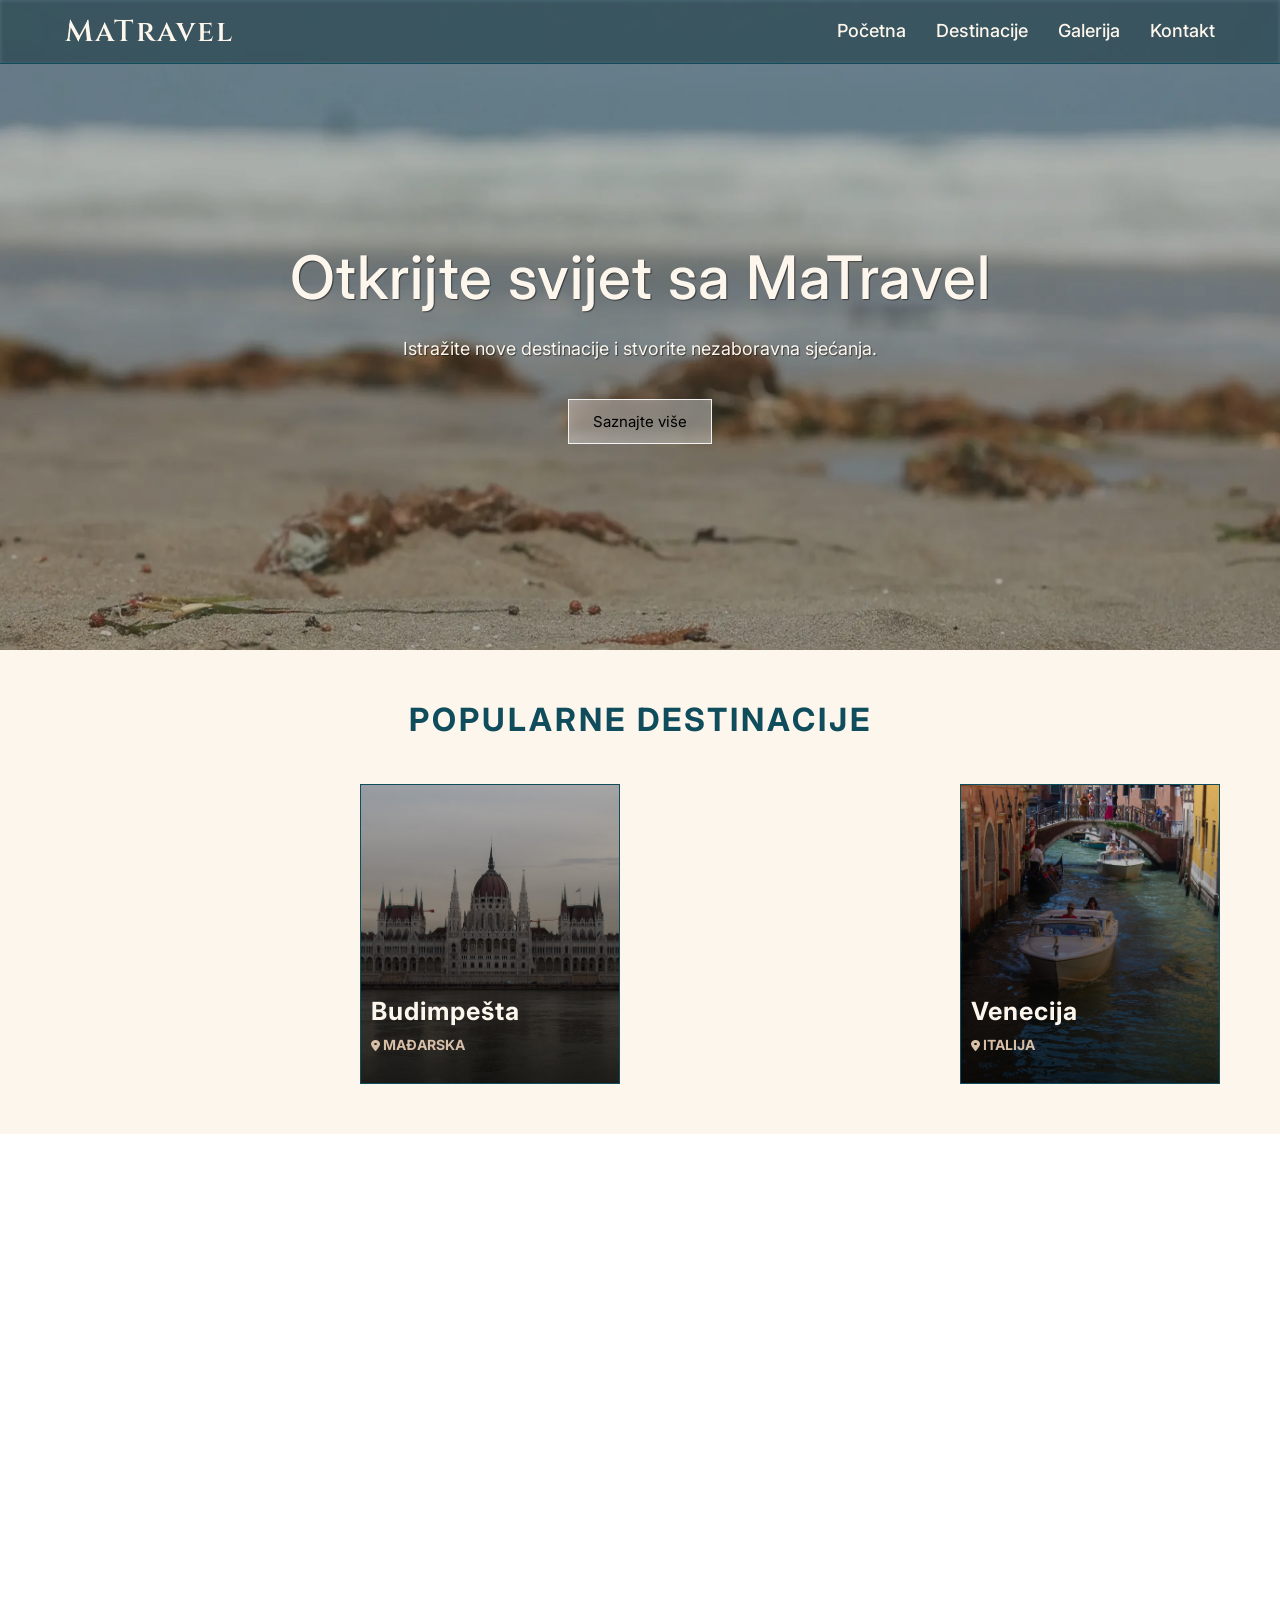
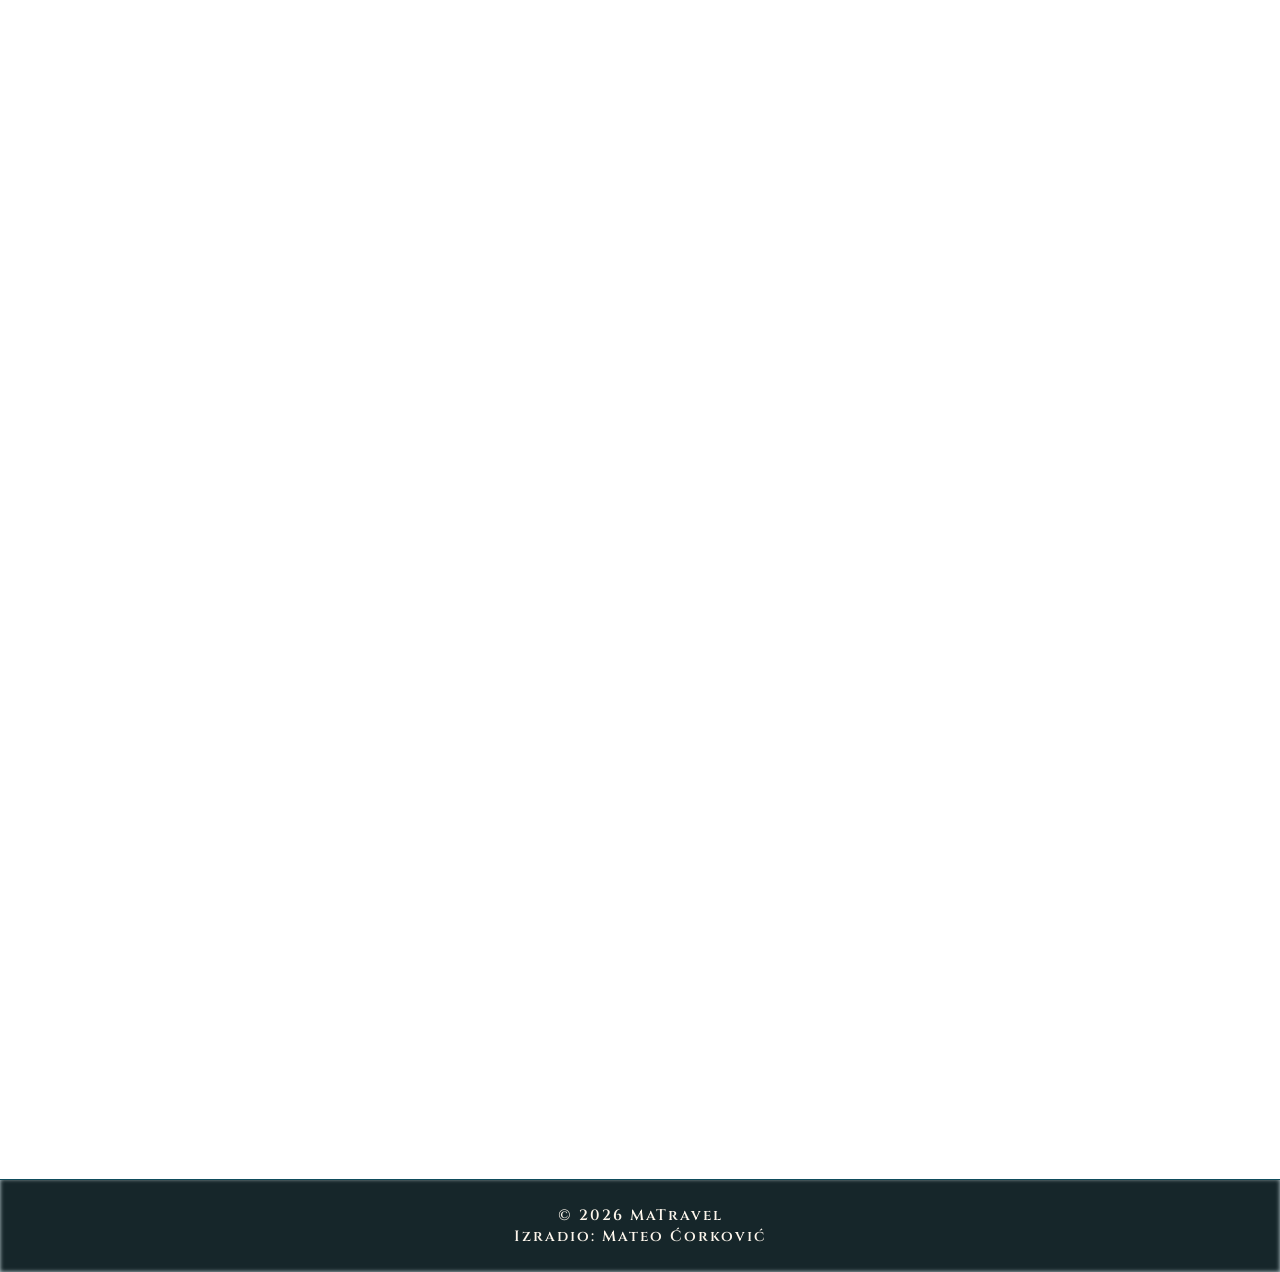
<file: index.html>
<!DOCTYPE html>
<html lang="hr">
<head>
    <meta charset="UTF-8">
    <meta name="viewport" content="width=device-width, initial-scale=1.0">
    <meta name="description" content="MaTravel je web stranica napravljena za izradu završnog rada. Smisao stranice je da predstavlja agenciju za putovanja kako bih pomoću različitih verzija pokazao optimizaciju stranice.">
    <title>MaTrevel - destinacije i putovanja</title>
    <meta name="author" content="Mateo Ćorković">
    <link rel="stylesheet" href="izgled.css">
    <link href="https://fonts.googleapis.com/css2?family=Cinzel:wght@400;600;700&display=swap" rel="stylesheet">
    <link href="https://fonts.googleapis.com/css2?family=Inter:wght@300;400;500;600&display=swap" rel="stylesheet">
    <link rel="stylesheet" href="https://cdnjs.cloudflare.com/ajax/libs/font-awesome/6.5.0/css/all.min.css">

</head>
<body>
    <header class="navbar">
        <div class="container">
            <a href="index.html" class="logo">MaTravel</a>

            <nav class="navigacija" id="navigacija">
                <a href="index.html">Početna</a>
                <a href="destinacije.html">Destinacije</a>
                <a href="galerija.html">Galerija</a>
                <a href="kontakt.html">Kontakt</a>
            </nav>

            <div class="hamburger" id="hamburger">
            ☰
            </div>
        </div>
    </header>
    <main>
        <section class="pocetna skriveno">
        <video autoplay muted loop playsinline class="pozadinaplaza" preload="metadata" poster="slike/thumbnail.webp">
            <source src="video/plaza.mp4" type="video/MP4">
        </video>

        <div class="overlay"></div>
        <div class="container">
            <div class="odjeljak skriveno">
                <h1>Otkrijte svijet sa MaTravel</h1>
                <p>Istražite nove destinacije i stvorite nezaboravna sjećanja.</p>
                <a href="destinacije.html" class="odjeljakgumb">Saznajte više</a>
            </div>
        </div>
    </section>
    <section class="destinacije skriveno">
        <div class="container">
            <h2>Popularne destinacije</h2>
            <div class="karticepolozaj">
                <a href="lanzarote.html" class="kartica lanzarote skriveno">
                    <div class="zoom"></div>
                    <div class="tamnije"></div>
                    <div class="karticasadrzaj">
                        <h3>Lanzarote</h3>
                        <h4><i class="fa-solid fa-location-dot"></i> Španjolska</h4>
                    </div>
                </a>
                <a href="budimpesta.html" class="kartica budimpesta skriveno2">
                    <div class="zoom"></div>
                    <div class="tamnije"></div>
                    <div class="karticasadrzaj">
                        <h3>Budimpešta</h3>
                        <h4><i class="fa-solid fa-location-dot"></i> Mađarska</h4>

                    </div>
                </a>
                <a href="casablanca.html" class="kartica casablanca skriveno">
                    <div class="zoom"></div>
                    <div class="tamnije"></div>
                    <div class="karticasadrzaj">
                        <h3>Casablanca</h3>
                        <h4><i class="fa-solid fa-location-dot"></i> Maroko</h4>

                    </div>
                </a>
                <a href="venecija.html" class="kartica venecija skriveno2">
                    <div class="zoom"></div>
                    <div class="tamnije"></div>
                    <div class="karticasadrzaj">
                        <h3>Venecija</h3>
                        <h4><i class="fa-solid fa-location-dot"></i> Italija</h4>
                    </div>
                </a>
            </div>
        </div>
    </section>
    <section class="zastobasmi skriveno">
        <div class="container">
            <div class="naslovzastobasmi skriveno">
                <h2>Zašto baš mi?</h2>
                <p>Putujte sigurno, jednostavno i bez stresa uz naš tim stručnjaka.</p>
            </div>

            <div class="karticezasto">

                <div class="karticazasto skriveno">
                    <i class="fa-solid fa-shield-halved"></i>
                    <h3>Sigurno putovanje</h3>
                    <p>Vaša sigurnost i zadovoljstvo uvijek su nam na prvom mjestu.</p>
                </div>

                <div class="karticazasto skriveno2">
                    <i class="fa-solid fa-tags"></i>
                    <h3>Najbolje cijene</h3>
                    <p>Pronađite vrhunske destinacije po povoljnim cijenama.</p>
                </div>

                <div class="karticazasto skriveno">
                    <i class="fa-solid fa-plane-departure"></i>
                    <h3>Brza rezervacija</h3>
                    <p>Rezervirajte svoje putovanje brzo i jednostavno online.</p>
                </div>

            </div>
        </div>
    </section>
    <section>
        <div class="container">
            <div class="opcenito">
                <div class="opcenitotekst skriveno2">
                    <h2>Šta je MaTravel?</h2>
                    <div class="skriven">
                    <p>MaTravel je web stranica koja omogućava ljudima da pronađu zanimljive i popularne destinacije za putovanje. Destinacije koje obuhvaća MaTrevel nisu ograničene samo na Europu već na cijeli svijet.</p>
                </div>
                <div class="skriveno2">
                    <p>Cilj MaTravel je olakšati ljudima organizirati i realizirati odmor u što kraćem vremenu i sa što manjom cijenom.</p>
                </div>
                <div class="skriveno">
                    <p>Ova stranica je izrađena za završni rad i svrha je različitim verzijama ove stranice dokazati kako radi optimizacija web stranica, te na koje se sve načine ta optimizacije može napraviti.</p>
                </div>
                <div class="gumbklasa skriveno2">
                    <a href="kontakt.html" class="gumb">Pročitaj više</a>
                </div>
                </div>
                
                <div class="opcenitoslika skriveno2">
                    <img src="slike/opcenitoslika.webp" loading="lazy" alt="Ilustracija MaTravel stranice">
                </div>
            </div>
        </div>
    </section>

    <section class="slajdshow skriveno">
        <div class="kutijaslajd">
            <div class="slajd active">
                <img src="slike/slajdshow/venecija.webp" loading="lazy" alt="Kanali u Veneciji">
                <div class="poruka">Putovanja za pamćenje</div>
            </div>
            <div class="slajd">
                <img src="slike/slajdshow/verona.webp" loading="lazy" alt="Zgrade grada Verona">
                <div class="poruka">Neka avantura počne</div>
            </div>
            <div class="slajd">
                <img src="slike/slajdshow/lanzarote3.webp" loading="lazy" alt="Pogled sa vrha otoka Lanzarote">
                <div class="poruka">Istraži svijet</div>
            </div>
            <div class="slajd">
                <img src="slike/slajdshow/kamenje.webp" loading="lazy" alt="Kamenje i litice na Lanzaroteu">
                <div class="poruka">Putovanja za pamćenje</div>
            </div>
            <div class="slajd">
                <img src="slike/slajdshow/zagreb.webp" loading="lazy" alt="Centar grada Zagreba">
                <div class="poruka">Neka avantura počne</div>
            </div>
        </div>
    </section>

    </main>
    <footer>
        <p>© 2026 MaTravel</p>
        <p>Izradio: Mateo Ćorković</p>
    </footer>
   
    <script src="script.js"></script>
</body>
</html>
</file>
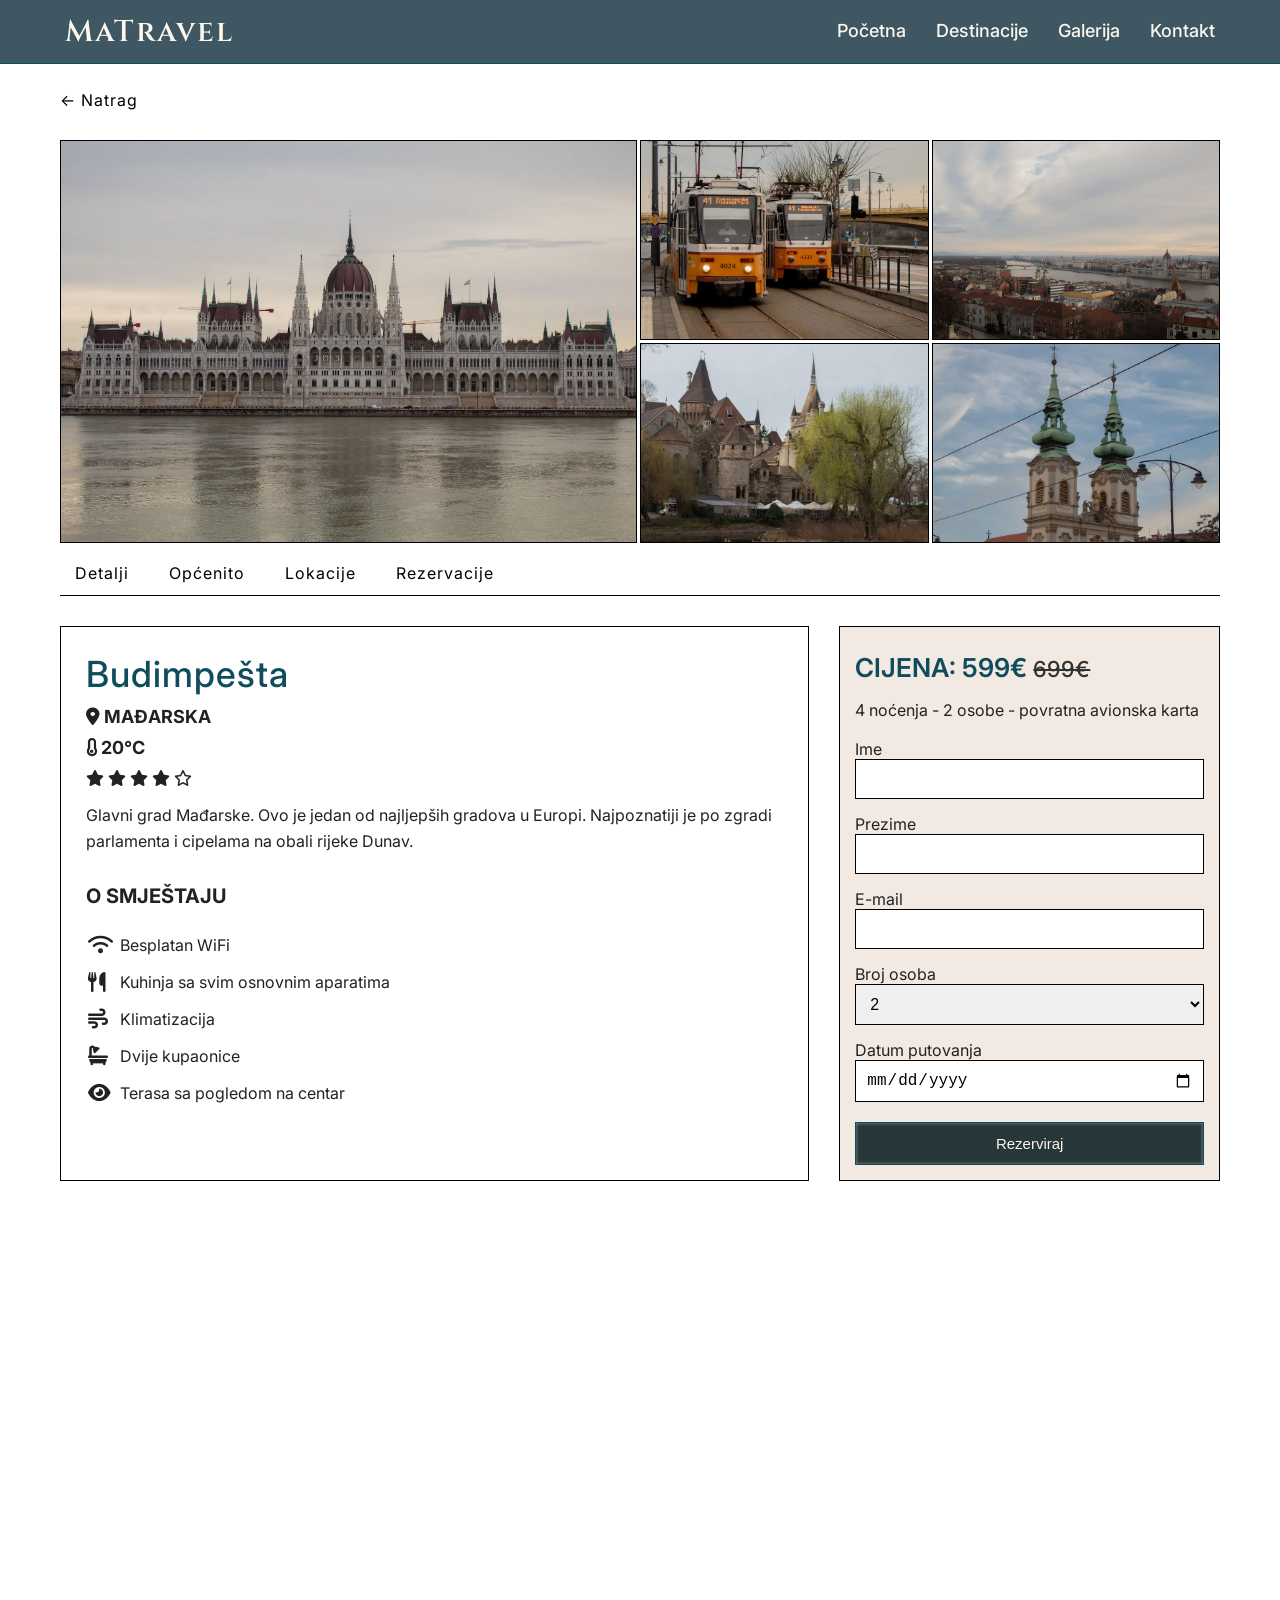
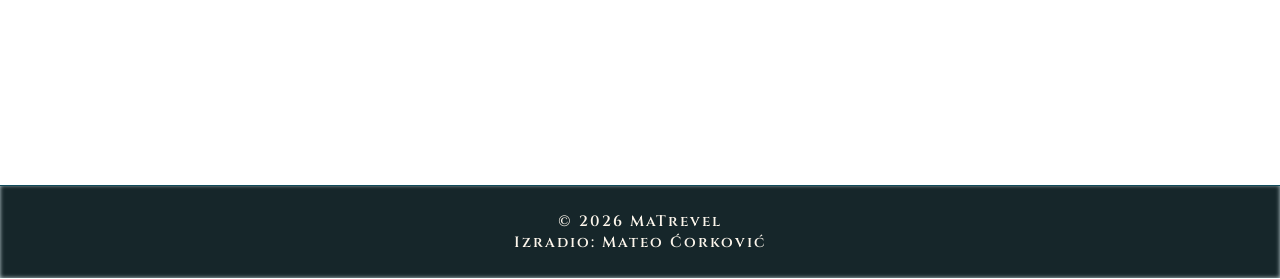
<file: budimpesta.html>
<!DOCTYPE html>
<html lang="hr">
<head>
    <meta charset="UTF-8">
    <meta name="viewport" content="width=device-width, initial-scale=1.0">
    <title>MaTrevel - Budimpesta</title>
     <meta name="description" content="MaTravel je web stranica napravljena za izradu završnog rada. Smisao stranice je da predstavlja agenciju za putovanja kako bih pomoću različitih verzija pokazao optimizaciju stranice.">
    <link rel="stylesheet" href="izgled.css">
    <link href="https://fonts.googleapis.com/css2?family=Cinzel:wght@400;600;700&display=swap" rel="stylesheet">
    <link href="https://fonts.googleapis.com/css2?family=Inter:wght@300;400;500;600&display=swap" rel="stylesheet">
    <link rel="stylesheet" href="https://cdnjs.cloudflare.com/ajax/libs/font-awesome/6.5.0/css/all.min.css">

</head>
<body>
    <header class="navbar tamnija">
        <div class="container">
            <a href="index.html" class="logo">MaTravel</a>

            <nav class="navigacija" id="navigacija">
                <a href="index.html">Početna</a>
                <a href="destinacije.html">Destinacije</a>
                <a href="galerija.html">Galerija</a>
                <a href="kontakt.html">Kontakt</a>
            </nav>

            <div class="hamburger" id="hamburger">
            ☰
            </div>
        </div>
    </header>
    <main>
    <div class="prazno"></div>
    <div class="container">
        <div class="natrag">
            <a href="#" class="natraggumb" onclick="window.history.back(); return false;">← Natrag</a>
        </div>
        <section class="malagalerija">
            <div class="kockica maloveca">
                <img src="slike/budimpesta/budimpesta.webp" alt="Parlament u Budimpešti">
            </div>
            <div class="kockica">
                <img src="slike/budimpesta/IMG_6827.webp" alt="Tramvaji u Budimpešti">
            </div>
            <div class="kockica">
                <img src="slike/budimpesta/budimpesta2.webp" alt="Pogled na grad Budimpešta" loading="lazy">
            </div>
            <div class="kockica">
                <img src="slike/budimpesta/IMG_6922.webp" alt="Dvorac Vajdahunyad u Budimpešti" loading="lazy">
            </div>
            <div class="kockica">
                <img src="slike/budimpesta/IMG_6864.webp" alt="Crkva u Budimpešti" loading="lazy">
            </div>
        </section>
        <nav class="malanavigacija">
            <a href="#detalji"  class="malanavigacijalink active">Detalji</a>
            <a href="#opcenito"  class="malanavigacijalink">Općenito</a>
            <a href="#lokacije" class="malanavigacijalink">Lokacije</a>
            <a href="#rezervacije" class="malanavigacijalink">Rezervacije</a>
        </nav>
        <section id="detalji" class="detalji">
            <div class="detaljilijevo">
                <h1>Budimpešta</h1>
                    <h2><i class="fa-solid fa-location-dot"></i> Mađarska</h2>
                    <h2><i class="fa-solid fa-thermometer-empty"></i> 20°C</h2>
                    <div class="ocjena">
                        <i class="fa-solid fa-star"></i>
                        <i class="fa-solid fa-star"></i>
                        <i class="fa-solid fa-star"></i>
                        <i class="fa-solid fa-star"></i>
                        <i class="fa-regular fa-star"></i>
                    </div>
                <p>Glavni grad Mađarske. Ovo je jedan od najljepših gradova u Europi. Najpoznatiji je po zgradi parlamenta i cipelama na obali rijeke Dunav.</p>
                <section class="smjestaj">
                    <h2>O smještaju</h2>
                    <ul class="listasmjestaj">
                        <li><i class="fa-solid fa-wifi"></i> Besplatan WiFi</li>
                        <li><i class="fa-solid fa-cutlery"></i> Kuhinja sa svim osnovnim aparatima</li>
                        <li><i class="fa-solid fa-wind"></i> Klimatizacija</li>
                        <li><i class="fa-solid fa-bath"></i> Dvije kupaonice</li>
                        <li><i class="fa-solid fa-eye"></i> Terasa sa pogledom na centar</li>
                    </ul>
                </section>
            </div>
            <div class="detaljidesno">
                <h2 class="cijena">Cijena: 599€ <span class="prekrizeno">699€</span></h2>
                <p>4 noćenja - 2 osobe - povratna avionska karta</p>
                <form class="formarezervacije">
                    <label for="ime">Ime</label>
                    <input type="text" id="ime" name="ime">
                    <label for="prezime">Prezime</label>
                    <input type="text" id="prezime" name="prezime">
                    <label for="email">E-mail</label>
                    <input type="email" id="email" name="email">
                    <label for="osobe">Broj osoba</label>
                    <select id="osobe">
                       <option value="1">1</option>
                        <option value="2" selected>2</option>
                        <option value="3">3</option>
                        <option value="4">4</option>
                        <option value="5">5</option>
                        <option value="6">6</option>
                    </select>
                    <label for="datum">Datum putovanja</label>
                    <input type="date" id="datum">
                    <button type="submit">Rezerviraj</button>
                </form>
            </div>
        </section>
        <section id="opcenito" class="maloopcenito skriveno2">
            <div class="lijevoopcenito">
                <h1>Općenito o destinaciji</h1>
                <p>Glavni grad Mađarske. Ovo je jedan od najljepših gradova u Europi. Najpoznatiji je po zgradi parlamenta i cipelama na obali rijeke Dunav.</p>
                <h2>Zašto baš Budimpešta</h2>
                <p>Grad ima prekrasnu arhitekturu i bogatu povijest. Idealan je za vikend putovanja zato što se sve najbitnije može brzo obići.</p>
            </div>

            <div class="opcenitokarta">
            <iframe src="https://www.google.com/maps/embed?pb=!1m18!1m12!1m3!1d167078.08709910235!2d19.00490403237963!3d47.484261893750805!2m3!1f0!2f0!3f0!3m2!1i1024!2i768!4f13.1!3m3!1m2!1s0x4741c334d1d4cfc9%3A0x400c4290c1e1160!2zQnVkaW1wZcWhdGEsIE1hxJFhcnNrYQ!5e1!3m2!1shr!2shr!4v1779829481996!5m2!1shr!2shr" width="350" height="300" style="border:1px solid black;" loading="lazy" referrerpolicy="no-referrer-when-downgrade">
                
            </iframe>
            </div>
        </section>
        <section id="lokacije" class="malalokacija skriveno">
            <h1>Top lokacije</h1>
            <div class="malekarticelokacija">
                <div class="malakarticalokacija">
                    <img src="slike/budimpesta/budimpesta.webp" alt="Parlament u Budimpešti" loading="lazy">
                    <h2>Mađarski parlament</h2>
                    <p>Jedna on najljepših u Europi.</p>
                </div>
                <div class="malakarticalokacija">
                    <img src="slike/budimpesta/budimpesta2.webp" alt="Pogled na grad Budimpešta" loading="lazy">
                    <h2>Budimpešta vidikovac</h2>
                    <p>Najbolji pogled u gradu.</p>
                </div>
                <div class="malakarticalokacija">
                    <img src="slike/budimpesta/IMG_6922.webp" alt="Dvorac Vajdahunyad u Budimpešti" loading="lazy">
                    <h2>Dvorac Vajdahunyad</h2>
                    <p>Dvorac u blizini centra grada.</p>
                </div>
            </div>
        </section>
        <section id="rezervacije" class="malorezervacije skriveno2">
            <h1>Informacije o rezervacijama</h1>
            <div class="rezervacijesve">
                <div class="rezervacijelijevo">
                    <h2>Što je uključeno?</h2>
                    <ul class="listasmjestaj">
                        <li><i class="fa-solid fa-plane"></i> Povratna avionska karta</li>
                        <li><i class="fa-solid fa-bus"></i> Prijevoz od aerodroma do hotela</li>
                        <li><i class="fa-solid fa-mug-saucer"></i> Doručak u hotelu</li>
                        <li><i class="fa-solid fa-route"></i> Prijevoz između atrakcija</li>
                    </ul>
            </div>
            <div class="rezervacijedesno">
                <h2>Uvjeti rezervacije</h2>
                <p>Rezervacije se mogu napraviti najmanje tjedan dana prije polaska.</p>
                <p>Otkazivanje putovanja moguće je do 48 sati prije polaska.</p>
                <p>Za državljane EU nije potrebna viza.</p>
                <p>Check-in je od 14:00 sati.</p>
            </div>    
            </div>
            
        </section>
    </div>

    <section class="destinacije skriveno destinacijedodatno">
        <div class="container">
            <h2>Popularne destinacije</h2>
            <div class="karticedodatne">
                <a href="lanzarote.html" class="karticadodatna lanzarote skriveno">
                    <div class="zoom"></div>
                    <div class="tamnije"></div>
                    <div class="karticasadrzaj">
                        <h3>Lanzarote</h3>
                        <h4><i class="fa-solid fa-location-dot"></i> Španjolska</h4>
                    </div>
                </a>
                <a href="casablanca.html" class="karticadodatna casablanca skriveno">
                    <div class="zoom"></div>
                    <div class="tamnije"></div>
                    <div class="karticasadrzaj">
                        <h3>Casablanca</h3>
                        <h4><i class="fa-solid fa-location-dot"></i> Maroko</h4>
                    </div>
                </a>
                <a href="venecija.html" class="karticadodatna venecija skriveno2">
                    <div class="zoom"></div>
                    <div class="tamnije"></div>
                    <div class="karticasadrzaj">
                        <h3>Venecija</h3>
                        <h4><i class="fa-solid fa-location-dot"></i> Italija</h4>
                    </div>
                </a>
            </div>
        </div>
    </section>
    <section class="slajdshow skriveno">
        <div class="kutijaslajd">
            <div class="slajd active">
                <img src="slike/slajdshow/venecija.webp" loading="lazy" alt="Kanali u Veneciji">
                <div class="poruka">Putovanja za pamćenje</div>
            </div>
            <div class="slajd">
                <img src="slike/slajdshow/verona.webp" loading="lazy" alt="Zgrade grada Verona">
                <div class="poruka">Neka avantura počne</div>
            </div>
            <div class="slajd">
                <img src="slike/slajdshow/lanzarote3.webp" loading="lazy" alt="Pogled sa vrha otoka Lanzarote">
                <div class="poruka">Istraži svijet</div>
            </div>
            <div class="slajd">
                <img src="slike/slajdshow/kamenje.webp" loading="lazy" alt="Kamenje i litice na Lanzaroteu">
                <div class="poruka">Putovanja za pamćenje</div>
            </div>
            <div class="slajd">
                <img src="slike/slajdshow/zagreb.webp" loading="lazy" alt="Centar grada Zagreba">
                <div class="poruka">Neka avantura počne</div>
            </div>
        </div>
    </section>
   </main>
   <footer>
        <p>© 2026 MaTrevel</p>
        <p>Izradio: Mateo Ćorković</p>
    </footer>
    <script src="script.js"></script>
</body>
</html>
</file>
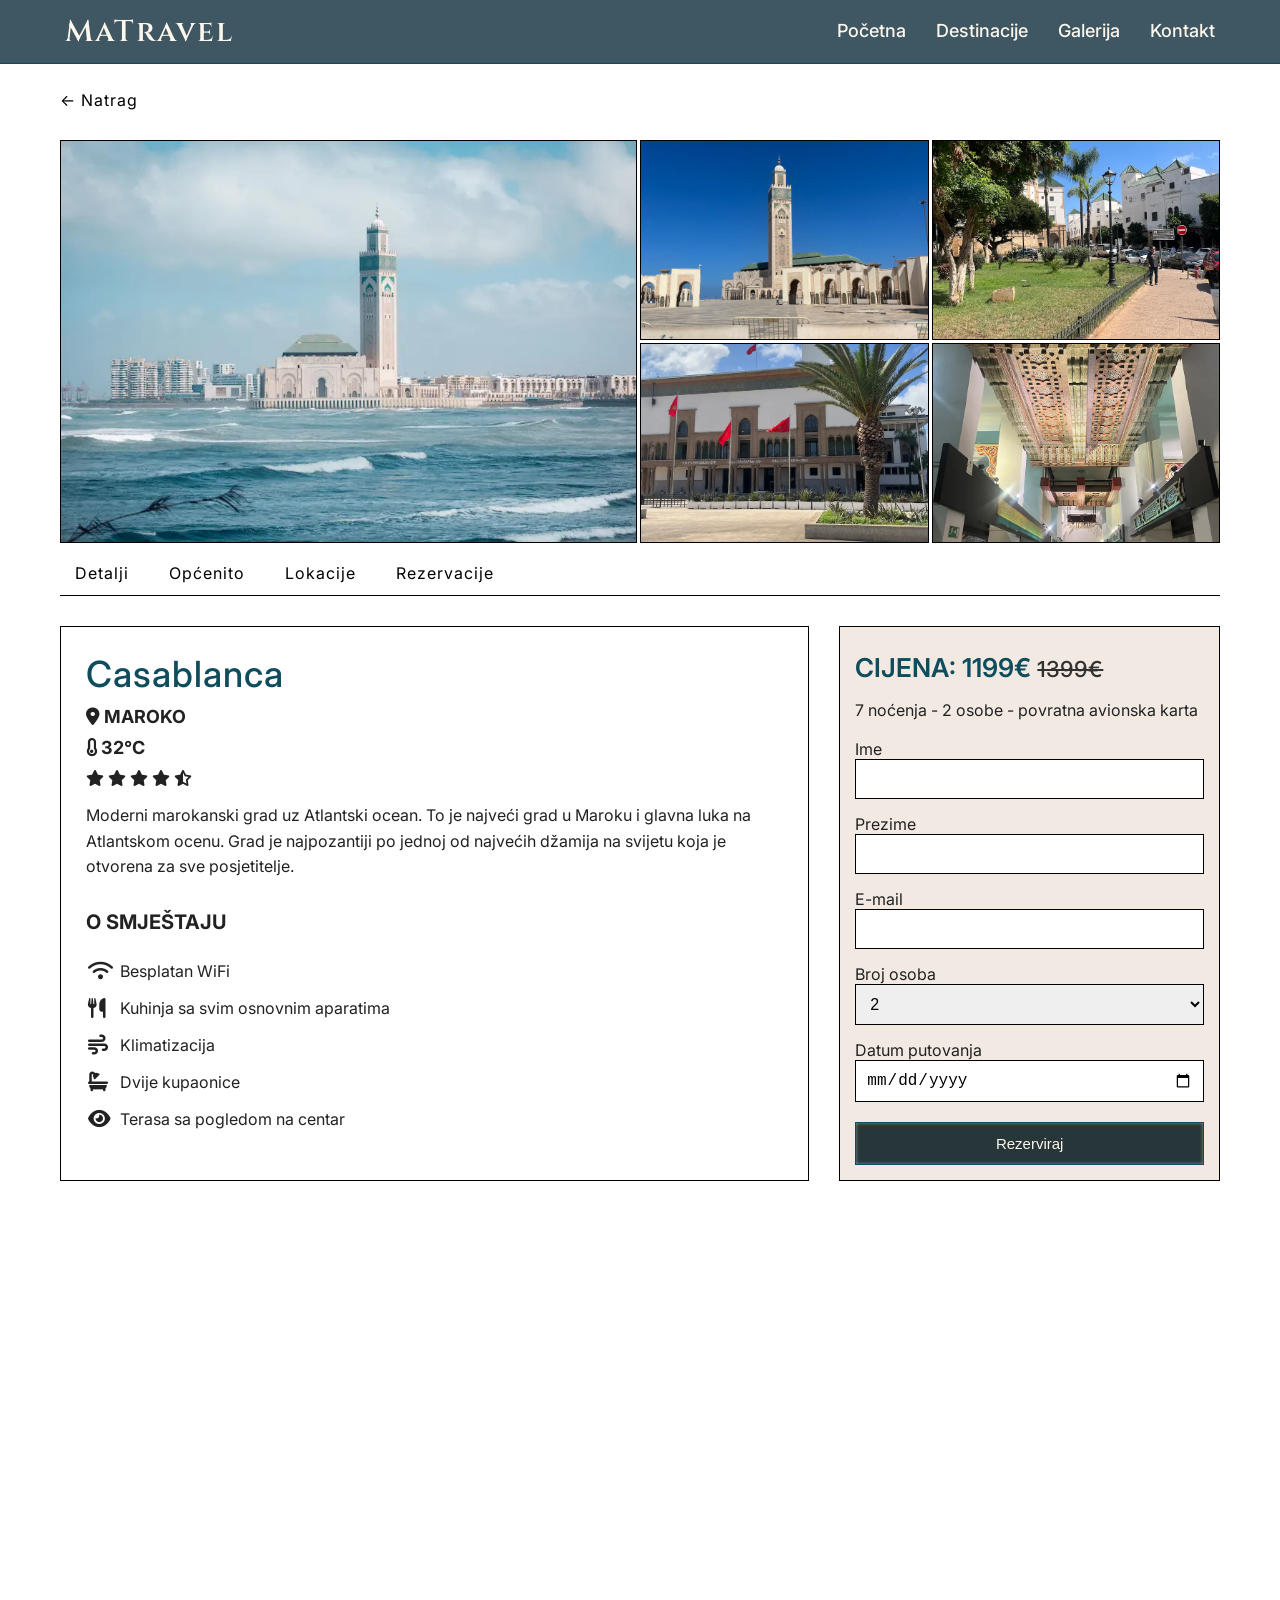
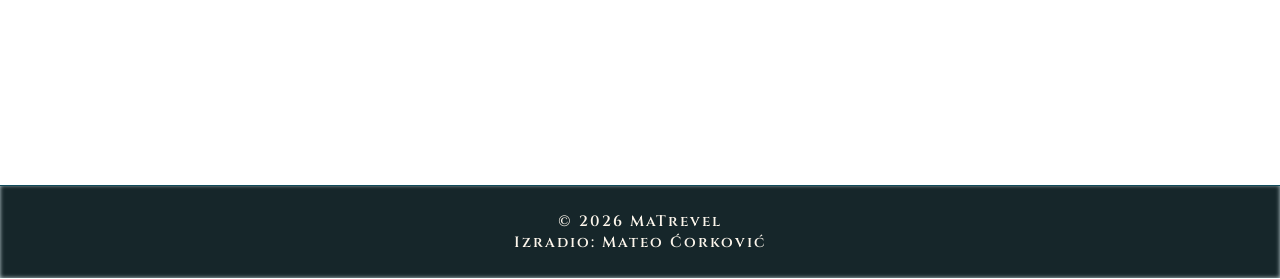
<file: casablanca.html>
<!DOCTYPE html>
<html lang="hr">
<head>
    <meta charset="UTF-8">
    <meta name="viewport" content="width=device-width, initial-scale=1.0">
    <title>MaTrevel - Casablanca</title>
     <meta name="description" content="MaTravel je web stranica napravljena za izradu završnog rada. Smisao stranice je da predstavlja agenciju za putovanja kako bih pomoću različitih verzija pokazao optimizaciju stranice.">
    <link rel="stylesheet" href="izgled.css">
    <link href="https://fonts.googleapis.com/css2?family=Cinzel:wght@400;600;700&display=swap" rel="stylesheet">
    <link href="https://fonts.googleapis.com/css2?family=Inter:wght@300;400;500;600&display=swap" rel="stylesheet">
    <link rel="stylesheet" href="https://cdnjs.cloudflare.com/ajax/libs/font-awesome/6.5.0/css/all.min.css">

</head>
<body>
    <header class="navbar tamnija">
        <div class="container">
            <a href="index.html" class="logo">MaTravel</a>

            <nav class="navigacija" id="navigacija">
                <a href="index.html">Početna</a>
                <a href="destinacije.html">Destinacije</a>
                <a href="galerija.html">Galerija</a>
                <a href="kontakt.html">Kontakt</a>
            </nav>

            <div class="hamburger" id="hamburger">
            ☰
            </div>
        </div>
    </header>
    <main>
    <div class="prazno"></div>
    <div class="container">
        <div class="natrag">
            <a href="#" class="natraggumb" onclick="window.history.back(); return false;">← Natrag</a>
        </div>
        <section class="malagalerija">
            <div class="kockica maloveca">
                <img src="slike/casablanca/casablanca2.webp" alt="Džamija Hassan II u Casablanci" >
            </div>
            <div class="kockica">
                <img src="slike/casablanca/casablanca.webp" alt="Pogled na džamiju u Casablanci">
            </div>
            <div class="kockica">
                <img src="slike/casablanca/IMG_2537.webp" alt="Tržnica u Casablanci" loading="lazy">
            </div>
            <div class="kockica">
                <img src="slike/casablanca/IMG_2547.webp" alt="Trg Mohammed V u Casablanci" loading="lazy">
            </div>
            <div class="kockica">
                <img src="slike/casablanca/IMG_2552.webp" alt="Unutrašnjost džamije Hassan II" loading="lazy">
            </div>
        </section>
        <nav class="malanavigacija">
            <a href="#detalji"  class="malanavigacijalink active">Detalji</a>
            <a href="#opcenito"  class="malanavigacijalink">Općenito</a>
            <a href="#lokacije" class="malanavigacijalink">Lokacije</a>
            <a href="#rezervacije" class="malanavigacijalink">Rezervacije</a>
        </nav>
        <section id="detalji" class="detalji">
            <div class="detaljilijevo">
                <h1>Casablanca</h1>
                    <h2><i class="fa-solid fa-location-dot"></i> Maroko</h2>
                    <h2><i class="fa-solid fa-thermometer-empty"></i> 32°C</h2>
                    <div class="ocjena">
                        <i class="fa-solid fa-star"></i>
                        <i class="fa-solid fa-star"></i>
                        <i class="fa-solid fa-star"></i>
                        <i class="fa-solid fa-star"></i>
                        <i class="fa-solid fa-star-half-stroke"></i>
                    </div>
                <p>Moderni marokanski grad uz Atlantski ocean. To je najveći grad u Maroku i glavna luka na Atlantskom ocenu. Grad je najpozantiji po jednoj od najvećih džamija na svijetu koja je otvorena za sve posjetitelje.</p>
                <section class="smjestaj">
                    <h2>O smještaju</h2>
                    <ul class="listasmjestaj">
                        <li><i class="fa-solid fa-wifi"></i> Besplatan WiFi</li>
                        <li><i class="fa-solid fa-cutlery"></i> Kuhinja sa svim osnovnim aparatima</li>
                        <li><i class="fa-solid fa-wind"></i> Klimatizacija</li>
                        <li><i class="fa-solid fa-bath"></i> Dvije kupaonice</li>
                        <li><i class="fa-solid fa-eye"></i> Terasa sa pogledom na centar</li>
                    </ul>
                </section>
            </div>
            <div class="detaljidesno">
                <h2 class="cijena">Cijena: 1199€ <span class="prekrizeno">1399€</span></h2>
                <p>7 noćenja - 2 osobe - povratna avionska karta</p>
                <form class="formarezervacije">
                    <label for="ime">Ime</label>
                    <input type="text" id="ime" name="ime">
                    <label for="prezime">Prezime</label>
                    <input type="text" id="prezime" name="prezime">
                    <label for="email">E-mail</label>
                    <input type="email" id="email" name="email">
                    <label for="osobe">Broj osoba</label>
                    <select id="osobe">
                        <option value="1">1</option>
                        <option value="2" selected>2</option>
                        <option value="3">3</option>
                        <option value="4">4</option>
                        <option value="5">5</option>
                        <option value="6">6</option>
                    </select>
                    <label for="datum">Datum putovanja</label>
                    <input type="date" id="datum">
                    <button type="submit">Rezerviraj</button>
                </form>
            </div>
        </section>
        <section id="opcenito" class="maloopcenito skriveno2">
            <div class="lijevoopcenito">
                <h1>Općenito o destinaciji</h1>
                <p>Casablanca je najveći grad u Maroku. Maroko je država na zapadnoj obali Afrike. Casablanaca je glavno gospodarsko središte Maroka. Najpoznatiji je po džamiji Hassan II koja se nalazi na obali Atlantskog oceana.</p>
                <h2>Zašto baš Casablanca</h2>
                <p>Casablanca je odlična za ljude koji žele vidjeti moderni i tradicionalni život u jednom gradu. Grad ima odličnu hranu i ugodnu klimu.</p>
            </div>

            <div class="opcenitokarta">
            <iframe src="https://www.google.com/maps/embed?pb=!1m18!1m12!1m3!1d127284.67612995417!2d-7.689667235089539!3d33.577195590918436!2m3!1f0!2f0!3f0!3m2!1i1024!2i768!4f13.1!3m3!1m2!1s0xda7cd4778aa113b%3A0xb06c1d84f310fd3!2sCasablanca%2C%20Maroko!5e1!3m2!1shr!2shr!4v1779830016309!5m2!1shr!2shr" width="350" height="300" style="border:1px solid black;" loading="lazy" referrerpolicy="no-referrer-when-downgrade">
                
            </iframe>
            </div>
        </section>
        <section id="lokacije" class="malalokacija skriveno">
            <h1>Top lokacije</h1>
            <div class="malekarticelokacija">
                <div class="malakarticalokacija">
                    <img src="slike/casablanca/casablanca2.webp" alt="Džamija Hassan II u Casablanci" loading="lazy">
                    <h2>Džamija Hassan II</h2>
                    <p>Najpoznatija atrakcija u Casablanci.</p>
                </div>
                <div class="malakarticalokacija">
                    <img src="slike/casablanca/IMG_2547.webp" alt="Trg Mohammed V u Casablanci" loading="lazy">
                    <h2>Trg Mohammed V</h2>
                    <p>Centar grada.</p>
                </div>
                <div class="malakarticalokacija">
                    <img src="slike/casablanca/IMG_2537.webp" alt="Tržnica u Casablanci" loading="lazy">
                    <h2>Tržnica blizu glavnog trga</h2>
                    <p>Tržnica blizu centra grada</p>
                </div>
            </div>
        </section>
        <section id="rezervacije" class="malorezervacije skriveno2">
            <h1>Informacije o rezervacijama</h1>
            <div class="rezervacijesve">
                <div class="rezervacijelijevo">
                    <h2>Što je uključeno?</h2>
                    <ul class="listasmjestaj">
                        <li><i class="fa-solid fa-plane"></i> Povratna avionska karta</li>
                        <li><i class="fa-solid fa-bus"></i> Prijevoz od aerodroma do hotela</li>
                        <li><i class="fa-solid fa-mug-saucer"></i> Doručak u hotelu</li>
                        <li><i class="fa-solid fa-route"></i> Prijevoz između atrakcija</li>
                    </ul>
            </div>
            <div class="rezervacijedesno">
                <h2>Uvjeti rezervacije</h2>
                <p>Rezervacije se mogu napraviti najmanje tjedan dana prije polaska.</p>
                <p>Otkazivanje putovanja moguće je do 48 sati prije polaska.</p>
                <p>Za državljane EU nije potrebna viza.</p>
                <p>Check-in je od 14:00 sati.</p>
            </div>    
            </div>
            
        </section>
    </div>

    <section class="destinacije skriveno destinacijedodatno">
        <div class="container">
            <h2>Popularne destinacije</h2>
            <div class="karticedodatne">
                <a href="lanzarote.html" class="karticadodatna lanzarote skriveno">
                    <div class="zoom"></div>
                    <div class="tamnije"></div>
                    <div class="karticasadrzaj">
                        <h3>Lanzarote</h3>
                        <h4><i class="fa-solid fa-location-dot"></i> Španjolska</h4>
                    </div>
                </a>
                <a href="budimpesta.html" class="karticadodatna budimpesta skriveno2">
                    <div class="zoom"></div>
                    <div class="tamnije"></div>
                    <div class="karticasadrzaj">
                        <h3>Budimpešta</h3>
                        <h4><i class="fa-solid fa-location-dot"></i> Mađarska</h4>
                    </div>
                </a>
                <a href="venecija.html" class="karticadodatna venecija skriveno2">
                    <div class="zoom"></div>
                    <div class="tamnije"></div>
                    <div class="karticasadrzaj">
                        <h3>Venecija</h3>
                        <h4><i class="fa-solid fa-location-dot"></i> Italija</h4>
                    </div>
                </a>
            </div>
        </div>
    </section>
    <section class="slajdshow skriveno">
        <div class="kutijaslajd">
            <div class="slajd active">
                <img src="slike/slajdshow/venecija.webp" loading="lazy" alt="Kanali u Veneciji">
                <div class="poruka">Putovanja za pamćenje</div>
            </div>
            <div class="slajd">
                <img src="slike/slajdshow/verona.webp" loading="lazy" alt="Zgrade grada Verona">
                <div class="poruka">Neka avantura počne</div>
            </div>
            <div class="slajd">
                <img src="slike/slajdshow/lanzarote3.webp" loading="lazy" alt="Pogled sa vrha otoka Lanzarote">
                <div class="poruka">Istraži svijet</div>
            </div>
            <div class="slajd">
                <img src="slike/slajdshow/kamenje.webp" loading="lazy" alt="Kamenje i litice na Lanzaroteu">
                <div class="poruka">Putovanja za pamćenje</div>
            </div>
            <div class="slajd">
                <img src="slike/slajdshow/zagreb.webp" loading="lazy" alt="Centar grada Zagreba">
                <div class="poruka">Neka avantura počne</div>
            </div>
        </div>
    </section>
    </main>
   <footer>
        <p>© 2026 MaTrevel</p>
        <p>Izradio: Mateo Ćorković</p>
    </footer>
    <script src="script.js"></script>
</body>
</html>
</file>
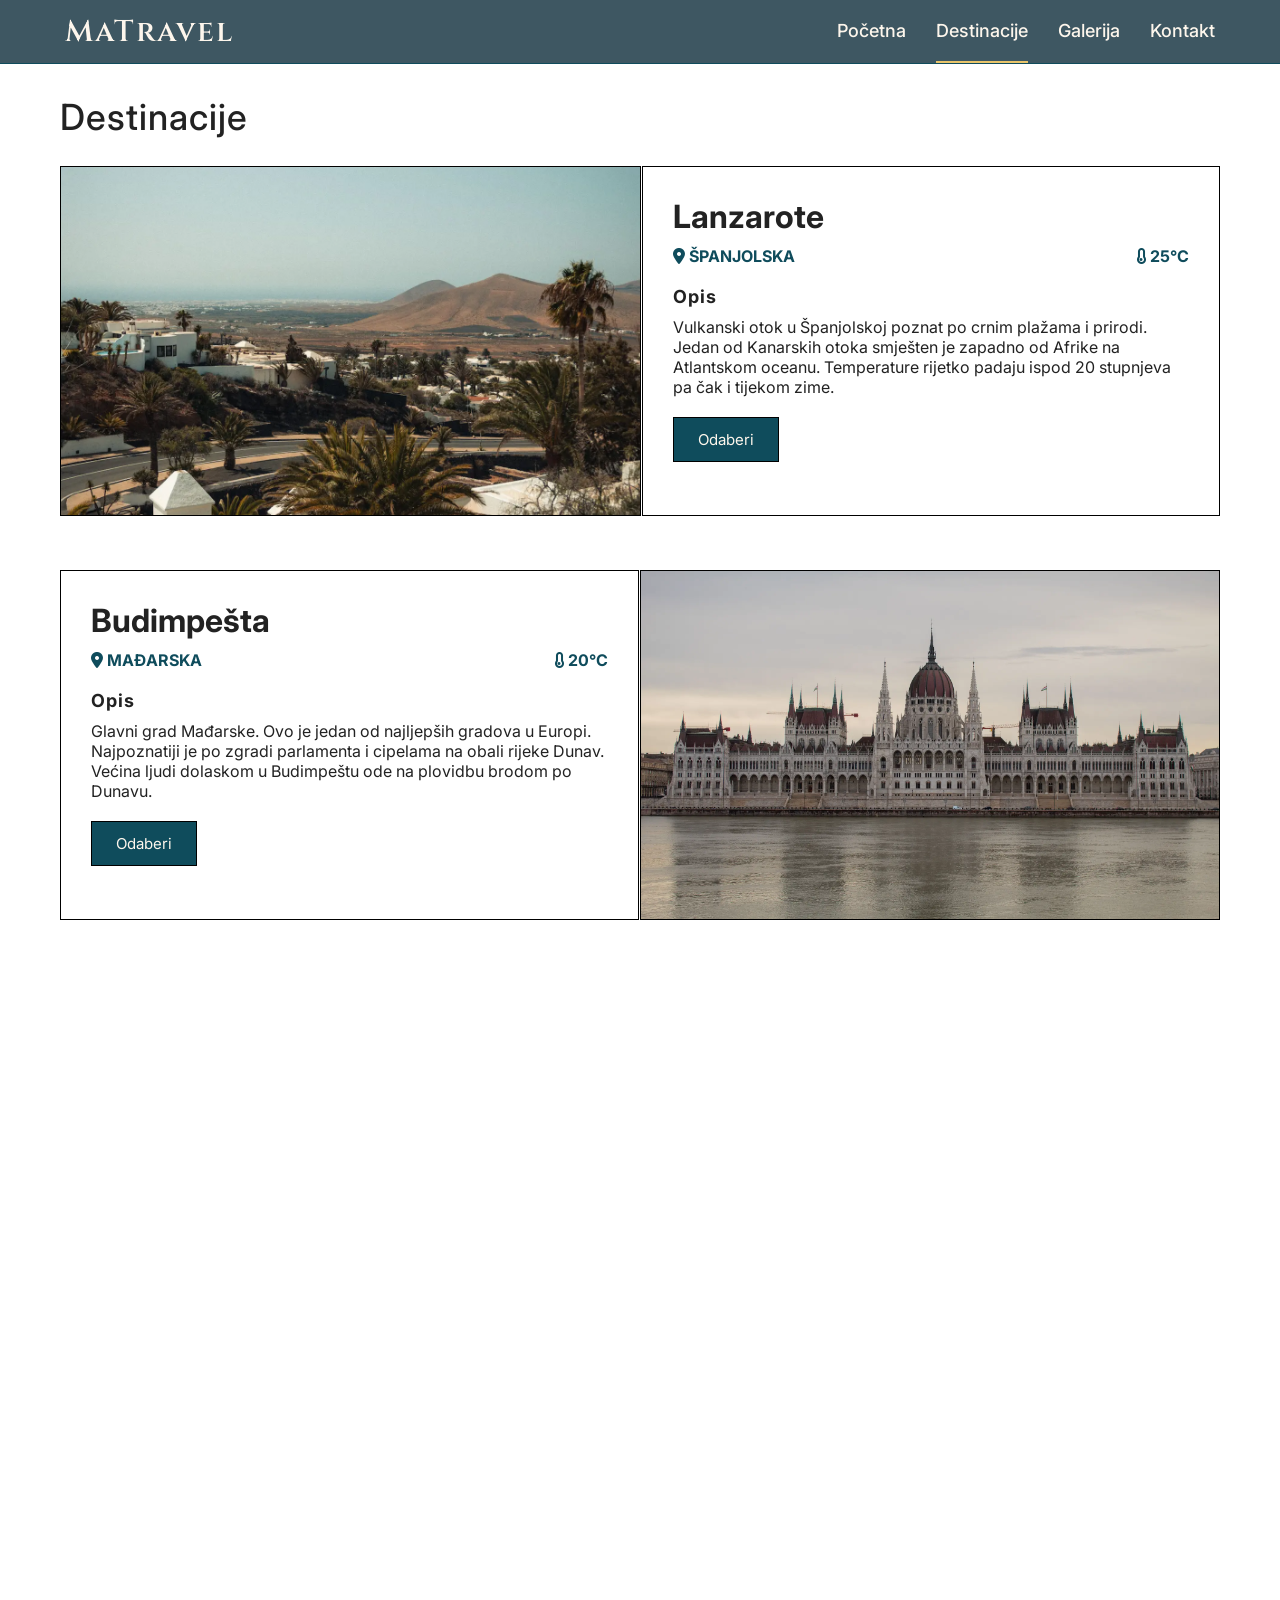
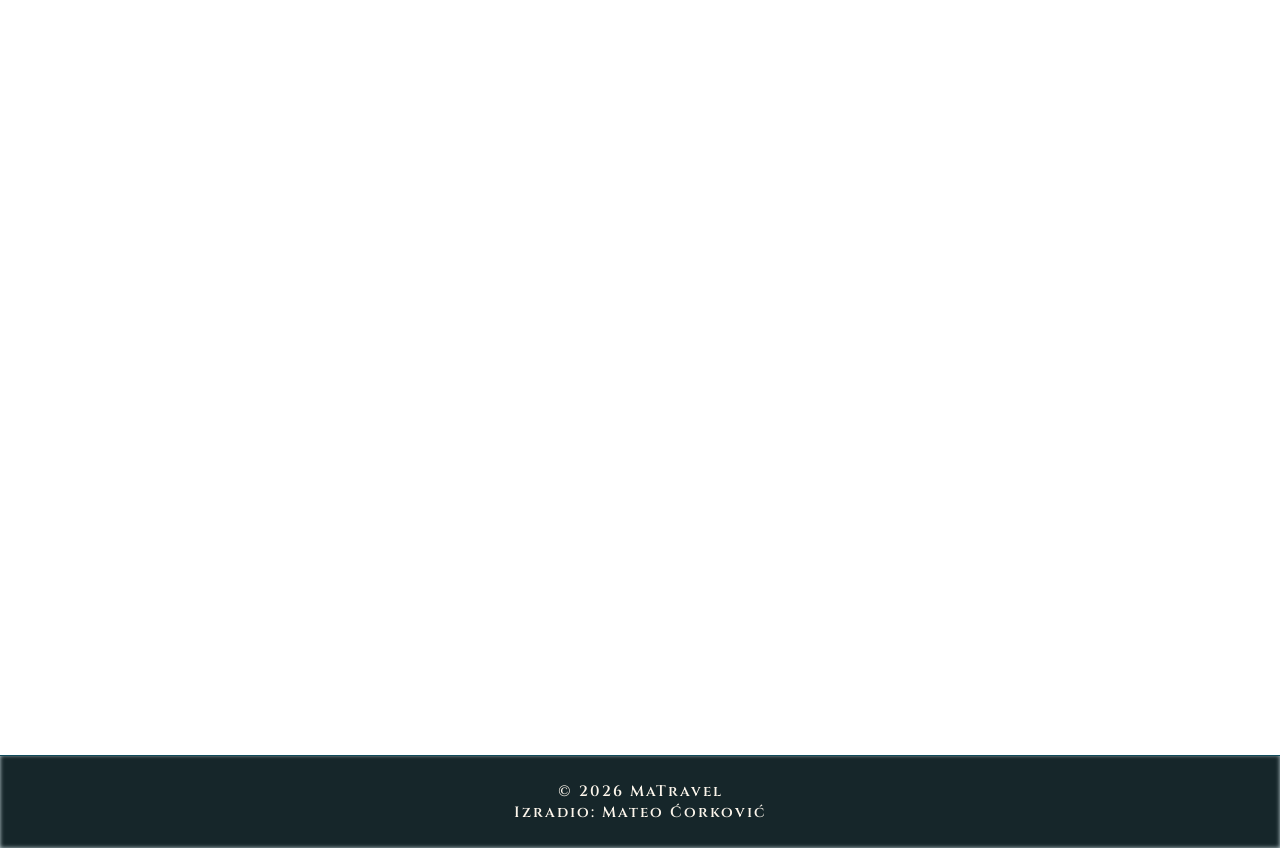
<file: destinacije.html>
<!DOCTYPE html>
<html lang="hr">
<head>
    <meta charset="UTF-8">
    <meta name="viewport" content="width=device-width, initial-scale=1.0">
    <meta name="description" content="MaTravel je web stranica napravljena za izradu završnog rada. Smisao stranice je da predstavlja agenciju za putovanja kako bih pomoću različitih verzija pokazao optimizaciju stranice.">
    <title>Destinacije - MaTrevel</title>

    <meta name="author" content="Mateo Ćorković">
    <link rel="stylesheet" href="izgled.css">
    <link href="https://fonts.googleapis.com/css2?family=Cinzel:wght@400;600;700&display=swap" rel="stylesheet">
    <link href="https://fonts.googleapis.com/css2?family=Inter:wght@300;400;500;600&display=swap" rel="stylesheet">
    <link rel="stylesheet" href="https://cdnjs.cloudflare.com/ajax/libs/font-awesome/6.5.0/css/all.min.css">

</head>
<body>
    <header class="navbar tamnija">
        <div class="container">
            <a href="index.html" class="logo">MaTravel</a>

            <nav class="navigacija" id="navigacija">
                <a href="index.html">Početna</a>
                <a href="destinacije.html" class="active">Destinacije</a>
                <a href="galerija.html">Galerija</a>
                <a href="kontakt.html">Kontakt</a>
            </nav>

            <div class="hamburger" id="hamburger">
            ☰
            </div>
        </div>
    </header>
    <main>
        <div class="prazno"></div>

    <div class="container">
        <h1>Destinacije</h1>
        <section class="destinacijeskrol skriveno">
            <div class="destinacijaslika lanzarote"></div>
            <div class="destinacijatekst">
                <div class="okvir">
                        <h2>Lanzarote</h2>
                    <div class="info">
                        <span><h4><i class="fa-solid fa-location-dot"></i> Španjolska</h4></span>
                        <span><h4><i class="fa-solid fa-thermometer-empty"></i> 25°C</h4></span>
                    </div>
                    
                    <h3>Opis</h3>
                    <p>Vulkanski otok u Španjolskoj poznat po crnim plažama i prirodi. Jedan od Kanarskih otoka smješten je zapadno od Afrike na Atlantskom oceanu. Temperature rijetko padaju ispod 20 stupnjeva pa čak i tijekom zime. 
                    </p>
                    <a href="lanzarote.html" class="gumbdestinacije">Odaberi</a>
                </div>
                
            </div>
        </section>

        <section class="destinacijeskrol reverse skriveno2">
            <div class="destinacijaslika budimpesta"></div>
            <div class="destinacijatekst">
                <div class="okvir">
                    <h2>Budimpešta</h2>
                    <div class="info">
                        <span><h4><i class="fa-solid fa-location-dot"></i> Mađarska</h4></span>
                        <span><h4><i class="fa-solid fa-thermometer-empty"></i> 20°C</h4></span>
                    </div>
                    <h3>Opis</h3>
                    <p>Glavni grad Mađarske. Ovo je jedan od najljepših gradova u Europi. Najpoznatiji je po zgradi parlamenta i cipelama na obali rijeke Dunav. Većina ljudi dolaskom u Budimpeštu ode na plovidbu brodom po Dunavu.</p>
                    <a href="budimpesta.html" class="gumbdestinacije">Odaberi</a>
                </div>
                
            </div>
        </section>

        <section class="destinacijeskrol skriveno">
            <div class="destinacijaslika casablanca"></div>
            <div class="destinacijatekst">
                <div class="okvir">

                    <h2>Casablanca</h2>
                    <div class="info">
                        <span><h4><i class="fa-solid fa-location-dot"></i> Maroko</h4></span>
                        <span><h4><i class="fa-solid fa-thermometer-empty"></i> 32°C</h4></span>
                    </div>
                    <h3>Opis</h3>
                    <p>Moderni marokanski grad uz Atlantski ocean. To je najveći grad u Maroku i glavna luka na Atlantskom ocenu. Grad je najpozantiji po jednoj od najvećih džamija na svijetu koja je otvorena za sve posjetitelje.  </p>
                    <a href="casablanca.html" class="gumbdestinacije">Odaberi</a>
                </div>
            </div>
        </section>

        <section class="destinacijeskrol reverse skriveno2">
            <div class="destinacijaslika venecija"></div>
            <div class="destinacijatekst">
                <div class="okvir">

                    <h2>Venecija</h2>
                    <div class="info">
                        <span><h4><i class="fa-solid fa-location-dot"></i> Italija</h4></span>
                        <span><h4><i class="fa-solid fa-thermometer-empty"></i> 24°C</h4></span>
                    </div>
                    <h3>Opis</h3>
                    <p>Grad kanala i mostova. Smješten je na obali Jadranskog mora. U gradu je smješteno puno palača, a najpoznatije mjesto u gradu je Trg svetog Marka. Promet se obavlja u kanalima sa bez motornih vozila. </p>
                    <a href="venecija.html" class="gumbdestinacije">Odaberi</a>
                </div>
            </div>
        </section>
    </div>
     <section class="slajdshow skriveno">
        <div class="kutijaslajd">
            <div class="slajd active">
                <img src="slike/slajdshow/venecija.webp" loading="lazy" alt="Kanali u Veneciji">
                <div class="poruka">Putovanja za pamćenje</div>
            </div>
            <div class="slajd">
                <img src="slike/slajdshow/verona.webp" loading="lazy" alt="Zgrade grada Verona">
                <div class="poruka">Neka avantura počne</div>
            </div>
            <div class="slajd">
                <img src="slike/slajdshow/lanzarote3.webp" loading="lazy" alt="Pogled sa vrha otoka Lanzarote">
                <div class="poruka">Istraži svijet</div>
            </div>
            <div class="slajd">
                <img src="slike/slajdshow/kamenje.webp" loading="lazy" alt="Kamenje i litice na Lanzaroteu">
                <div class="poruka">Putovanja za pamćenje</div>
            </div>
            <div class="slajd">
                <img src="slike/slajdshow/zagreb.webp" loading="lazy" alt="Centar grada Zagreba">
                <div class="poruka">Neka avantura počne</div>
            </div>
        </div>
    </section>
    </main>
    
    <footer>
        <p>© 2026 MaTravel</p>
        <p>Izradio: Mateo Ćorković</p>
    </footer>
    
    <script src="script.js"></script>
</body>
</html>
</file>
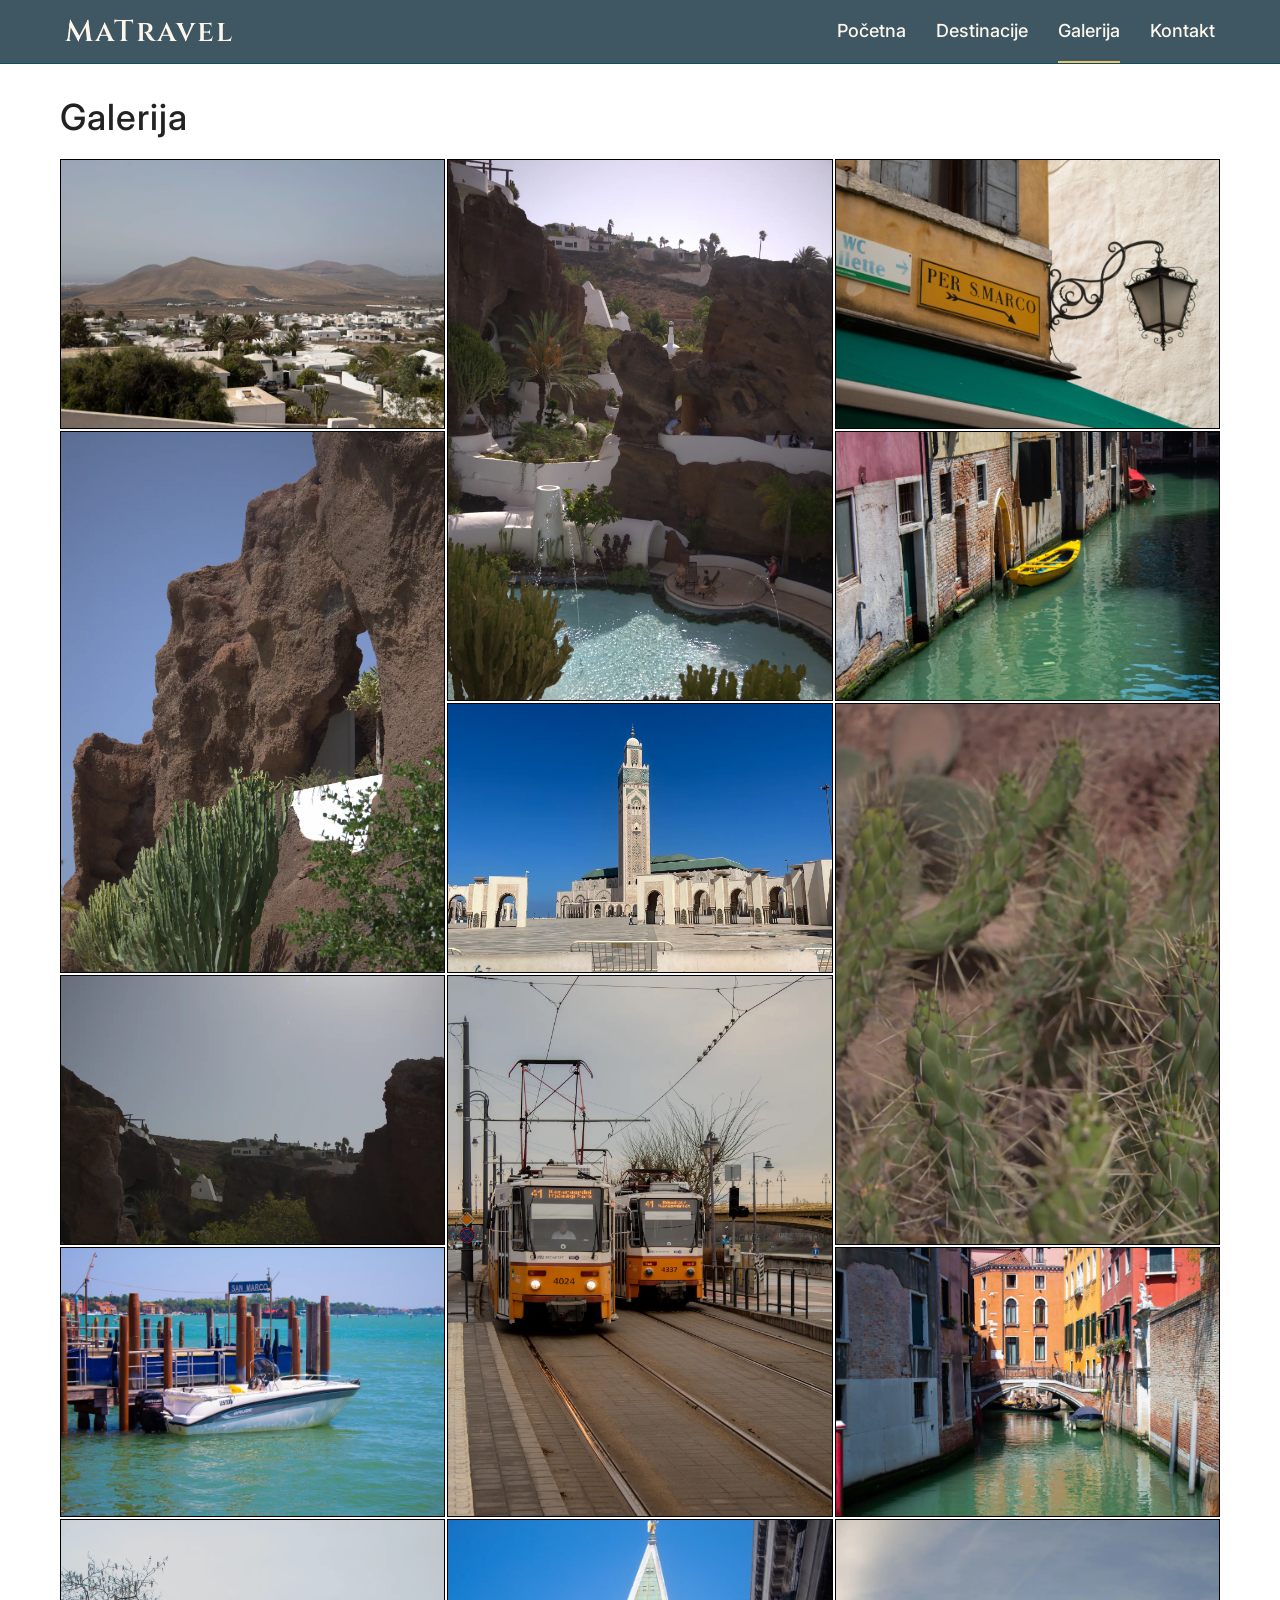
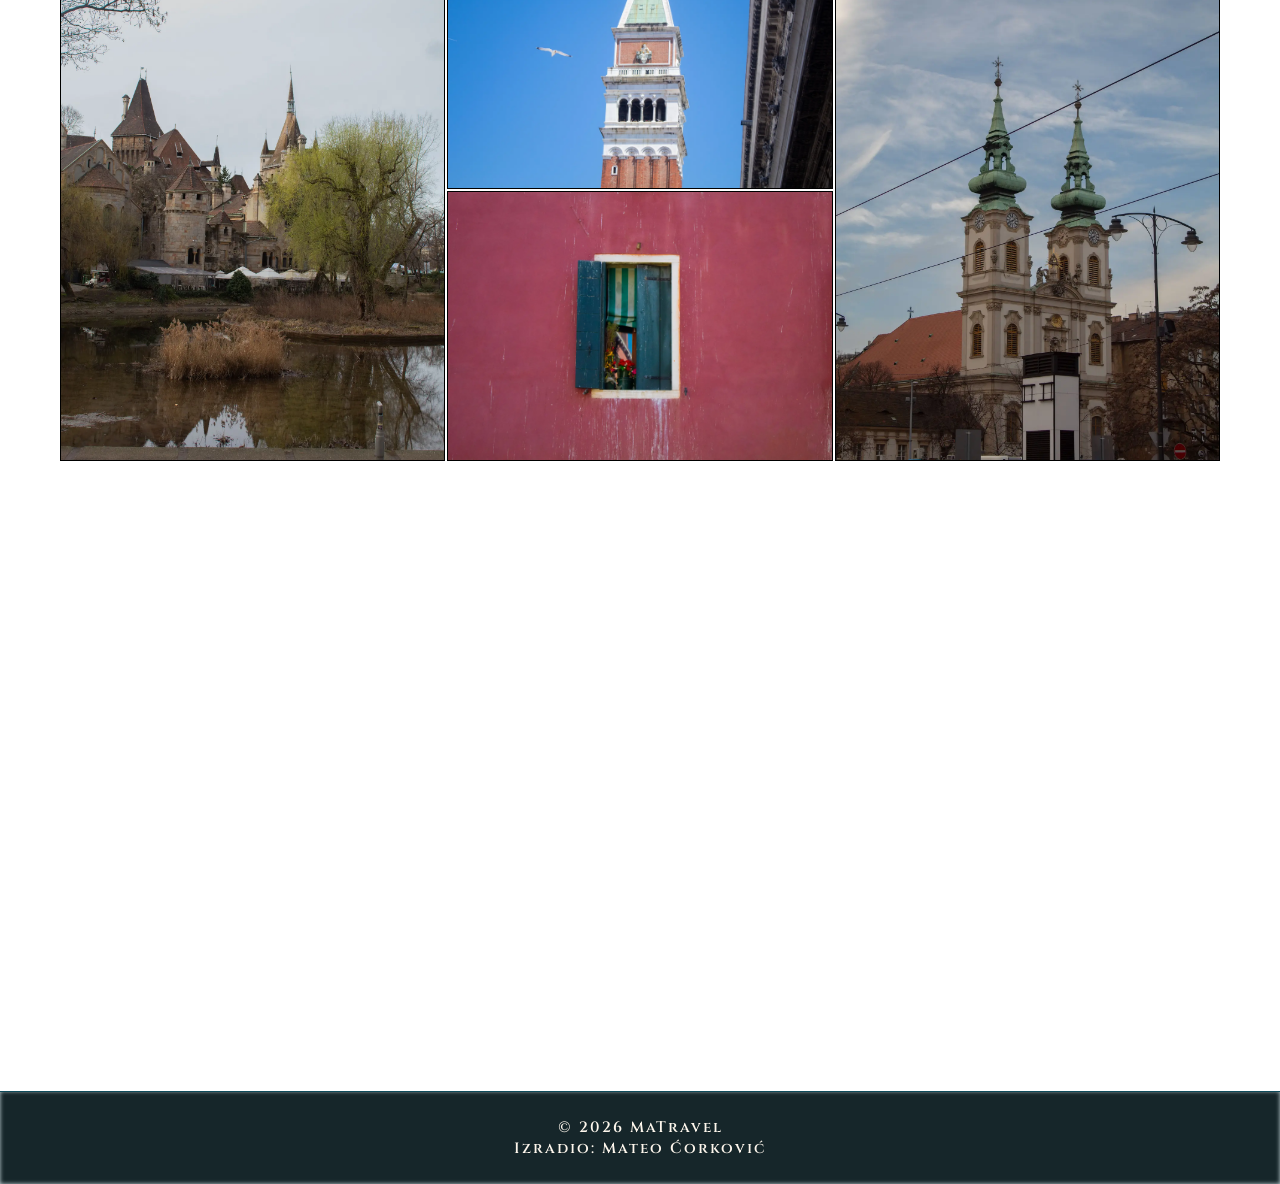
<file: galerija.html>
<!DOCTYPE html>
<html lang="hr">
<head>
    <meta charset="UTF-8">
    <meta name="viewport" content="width=device-width, initial-scale=1.0">
    <meta name="description" content="MaTravel je web stranica napravljena za izradu završnog rada. Smisao stranice je da predstavlja agenciju za putovanja kako bih pomoću različitih verzija pokazao optimizaciju stranice.">
    <title>Galerija - MaTrevel</title>
    <meta name="author" content="Mateo Ćorković">
    <link rel="stylesheet" href="izgled.css">
    <link href="https://fonts.googleapis.com/css2?family=Cinzel:wght@400;600;700&display=swap" rel="stylesheet">
    <link href="https://fonts.googleapis.com/css2?family=Inter:wght@300;400;500;600&display=swap" rel="stylesheet">
    <link rel="stylesheet" href="https://cdnjs.cloudflare.com/ajax/libs/font-awesome/6.5.0/css/all.min.css">
</head>
<body>
    <header class="navbar tamnija">
        <div class="container">
            <a href="index.html" class="logo">MaTravel</a>
            <nav class="navigacija" id="navigacija">
                <a href="index.html">Početna</a>
                <a href="destinacije.html">Destinacije</a>
                <a href="galerija.html" class="active">Galerija</a>
                <a href="kontakt.html">Kontakt</a>
            </nav>
            <div class="hamburger" id="hamburger">
            ☰
            </div>
        </div>
    </header>
    <main>
        <div class="prazno"></div>

    <div class="container">
        <h1>Galerija</h1>
        <section class="galerijaslika">
            <div class="karticaugaleriji">
                <img src="slike/galerija/2B2A3710.webp" alt="Pogled na grad na Lanzaroteu" loading="lazy">
            </div>
            <div class="karticaugaleriji duplo">
                <img src="slike/galerija/2B2A3971.webp" alt="Muzej Lagomar" loading="lazy">
            </div>
            <div class="karticaugaleriji">
                <img src="slike/galerija/IMG_3833.webp" alt="Ulična lampa u Veneciji" loading="lazy">
            </div>
            <div class="karticaugaleriji duplo">
                <img src="slike/galerija/2B2A4210.webp" alt="Stijena na otoku Lanzarote" loading="lazy">
            </div>
            <div class="karticaugaleriji">
                <img src="slike/galerija/IMG_3870.webp" alt="Kanal u Veneciji" loading="lazy">
            </div>
            <div class="karticaugaleriji">
                <img src="slike/galerija/casablanca.webp" alt="Džamija u Casablanci" loading="lazy">
            </div>
            <div class="karticaugaleriji duplo">
                <img src="slike/galerija/2B2A3848.webp" alt="Kaktusi na Lanzaroteu" loading="lazy">
            </div>
            <div class="karticaugaleriji">
                <img src="slike/galerija/2B2A3831.webp" alt="Pogleda iz muzeja Lagomar" loading="lazy">
            </div>
            <div class="karticaugaleriji duplo">
                <img src="slike/galerija/IMG_6827.webp" alt="Narančasti tramvaji u Budimpešti" loading="lazy">
            </div>
            <div class="karticaugaleriji">
                <img src="slike/galerija/IMG_3898.webp" alt="Pogled na more u Veneciji" loading="lazy">
            </div>
            <div class="karticaugaleriji">
                <img src="slike/galerija/IMG_3849.webp" alt="Zgrade i kanal u Veneciji" loading="lazy">
            </div>
            <div class="karticaugaleriji duplo">
                <img src="slike/galerija/IMG_6922.webp" alt="Dvorac u Budimpešti" loading="lazy">
            </div>
            <div class="karticaugaleriji">
                <img src="slike/galerija/IMG_3918.webp" alt="Crkva i galeb u Veneciji" loading="lazy">
            </div>
            <div class="karticaugaleriji duplo">
                <img src="slike/galerija/IMG_6864.webp" alt="Crkva u Budimpešti" loading="lazy">
            </div>
            <div class="karticaugaleriji">
                <img src="slike/galerija/IMG_3838.webp" alt="Zeleni prozor u Veneciji" loading="lazy">
            </div>
        </section>
    </div>
     <section class="slajdshow skriveno">
        <div class="kutijaslajd">
            <div class="slajd active">
                <img src="slike/slajdshow/venecija.webp" loading="lazy" alt="Kanali u Veneciji">
                <div class="poruka">Putovanja za pamćenje</div>
            </div>
            <div class="slajd">
                <img src="slike/slajdshow/verona.webp" loading="lazy" alt="Zgrade grada Verona">
                <div class="poruka">Neka avantura počne</div>
            </div>
            <div class="slajd">
                <img src="slike/slajdshow/lanzarote3.webp" loading="lazy" alt="Pogled sa vrha otoka Lanzarote">
                <div class="poruka">Istraži svijet</div>
            </div>
            <div class="slajd">
                <img src="slike/slajdshow/kamenje.webp" loading="lazy" alt="Kamenje i litice na Lanzaroteu">
                <div class="poruka">Putovanja za pamćenje</div>
            </div>
            <div class="slajd">
                <img src="slike/slajdshow/zagreb.webp" loading="lazy" alt="Centar grada Zagreba">
                <div class="poruka">Neka avantura počne</div>
            </div>
        </div>
    </section>
    </main>
    
    <footer>
        <p>© 2026 MaTravel</p>
        <p>Izradio: Mateo Ćorković</p>
    </footer>
   
    <script src="script.js"></script>
</body>
</html>
</file>
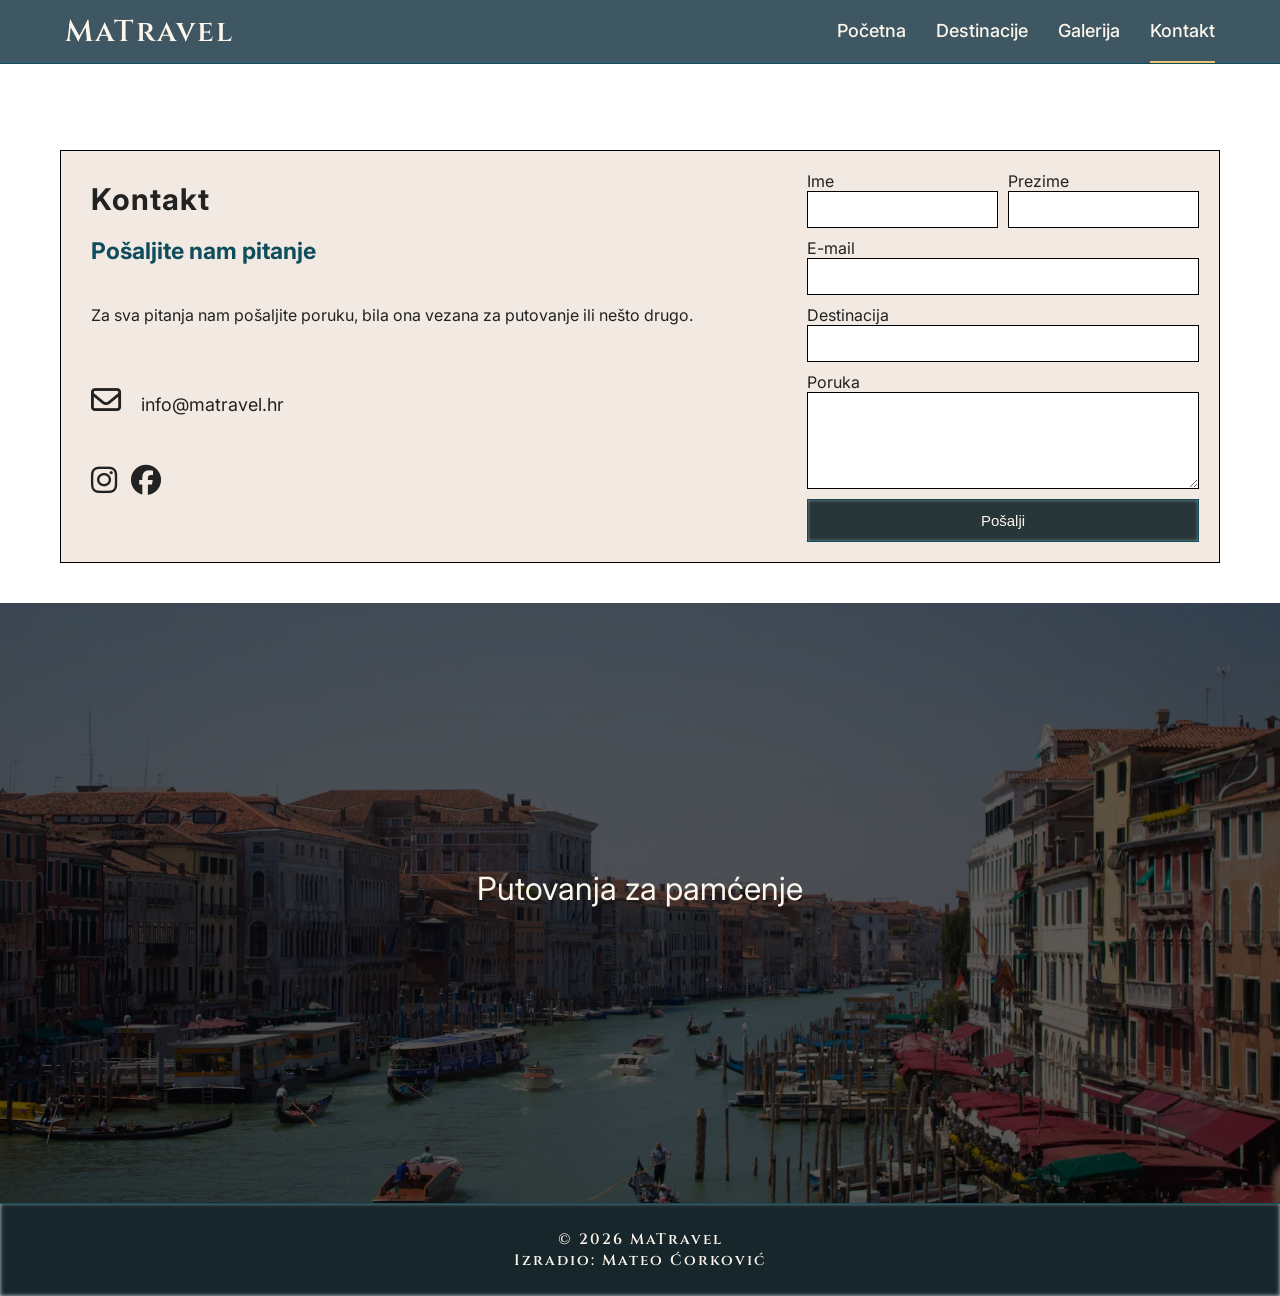
<file: kontakt.html>
<!DOCTYPE html>
<html lang="hr">
<head>
    <meta charset="UTF-8">
    <meta name="viewport" content="width=device-width, initial-scale=1.0">
    <meta name="description" content="MaTravel je web stranica napravljena za izradu završnog rada. Smisao stranice je da predstavlja agenciju za putovanja kako bih pomoću različitih verzija pokazao optimizaciju stranice.">
    <title>Kontakt - MaTrevel</title>
    <meta name="author" content="Mateo Ćorković">
    <link rel="stylesheet" href="izgled.css">
    <link href="https://fonts.googleapis.com/css2?family=Cinzel:wght@400;600;700&display=swap" rel="stylesheet">
    <link href="https://fonts.googleapis.com/css2?family=Inter:wght@300;400;500;600&display=swap" rel="stylesheet">
    <link rel="stylesheet" href="https://cdnjs.cloudflare.com/ajax/libs/font-awesome/6.5.0/css/all.min.css">
</head>
<body>
    <header class="navbar tamnija">
        <div class="container">
            <a href="index.html" class="logo">MaTravel</a>
            <nav class="navigacija" id="navigacija">
                <a href="index.html">Početna</a>
                <a href="destinacije.html">Destinacije</a>
                <a href="galerija.html">Galerija</a>
                <a href="kontakt.html" class="active">Kontakt</a>
            </nav>
            <div class="hamburger" id="hamburger">
            ☰
            </div>
        </div>
    </header>
    <main>
        <div class="prazno"></div>

    <div class="container">
        <section class="kontakt">
            <div class="kontaktlijevo">
                <div class="kontaktinfo">
                    <h2>Kontakt</h2>
                    <h3>Pošaljite nam pitanje</h3>
                    <p>Za sva pitanja nam pošaljite poruku, bila ona vezana za putovanje ili nešto drugo. </p>
                    <div class="infokontakt">
                        <i class="fa-regular fa-envelope"></i>info@matravel.hr
                    </div>
                    <div class="drustvenemreze">
                        <i class="fa-brands fa-instagram"></i>
                        <i class="fa-brands fa-facebook"></i>
                        
                    </div>
                </div>
            </div>
            <div class="kontaktdesno">
                <form class="forma">
                    <div class="pedesetposto">
                        <div class="unutrasnjost">
                            <label for="ime">Ime</label>
                            <input type="text" id="ime" required>
                        </div>
                        <div class="unutrasnjost">
                            <label for="prezime">Prezime</label>
                            <input type="text" id="prezime" required>
                        </div>
                    </div>
                    <div class="unutrasnjost stoposto">
                        <label for="emailkontakt">E-mail</label><input type="email" id="emailkontakt" required>
                    </div>
                    <div class="unutrasnjost stoposto">
                        <label for="destinacijakontakt" >Destinacija</label><input type="text" id="destinacijakontakt">
                    </div>
                    <div class="unutrasnjost stoposto">
                        <label for="porukaforma" >Poruka</label><textarea rows="5" id="porukaforma" required></textarea>
                    </div>
                    <button type="submit">Pošalji</button>
                </form>
            </div>
            
        </section>
    </div>
    
    

    
    
     <section class="slajdshow skriveno">
        <div class="kutijaslajd">
            <div class="slajd active">
                <img src="slike/slajdshow/venecija.webp" loading="lazy" alt="Kanali u Veneciji">
                <div class="poruka">Putovanja za pamćenje</div>
            </div>
            <div class="slajd">
                <img src="slike/slajdshow/verona.webp" loading="lazy" alt="Zgrade grada Verona">
                <div class="poruka">Neka avantura počne</div>
            </div>
            <div class="slajd">
                <img src="slike/slajdshow/lanzarote3.webp" loading="lazy" alt="Pogled sa vrha otoka Lanzarote">
                <div class="poruka">Istraži svijet</div>
            </div>
            <div class="slajd">
                <img src="slike/slajdshow/kamenje.webp" loading="lazy" alt="Kamenje i litice na Lanzaroteu">
                <div class="poruka">Putovanja za pamćenje</div>
            </div>
            <div class="slajd">
                <img src="slike/slajdshow/zagreb.webp" loading="lazy" alt="Centar grada Zagreba">
                <div class="poruka">Neka avantura počne</div>
            </div>
        </div>
    </section>
    </main>
    
    <footer>
        <p>© 2026 MaTravel</p>
        <p>Izradio: Mateo Ćorković</p>
    </footer>
   
    <script src="script.js"></script>
</body>
</html>
</file>
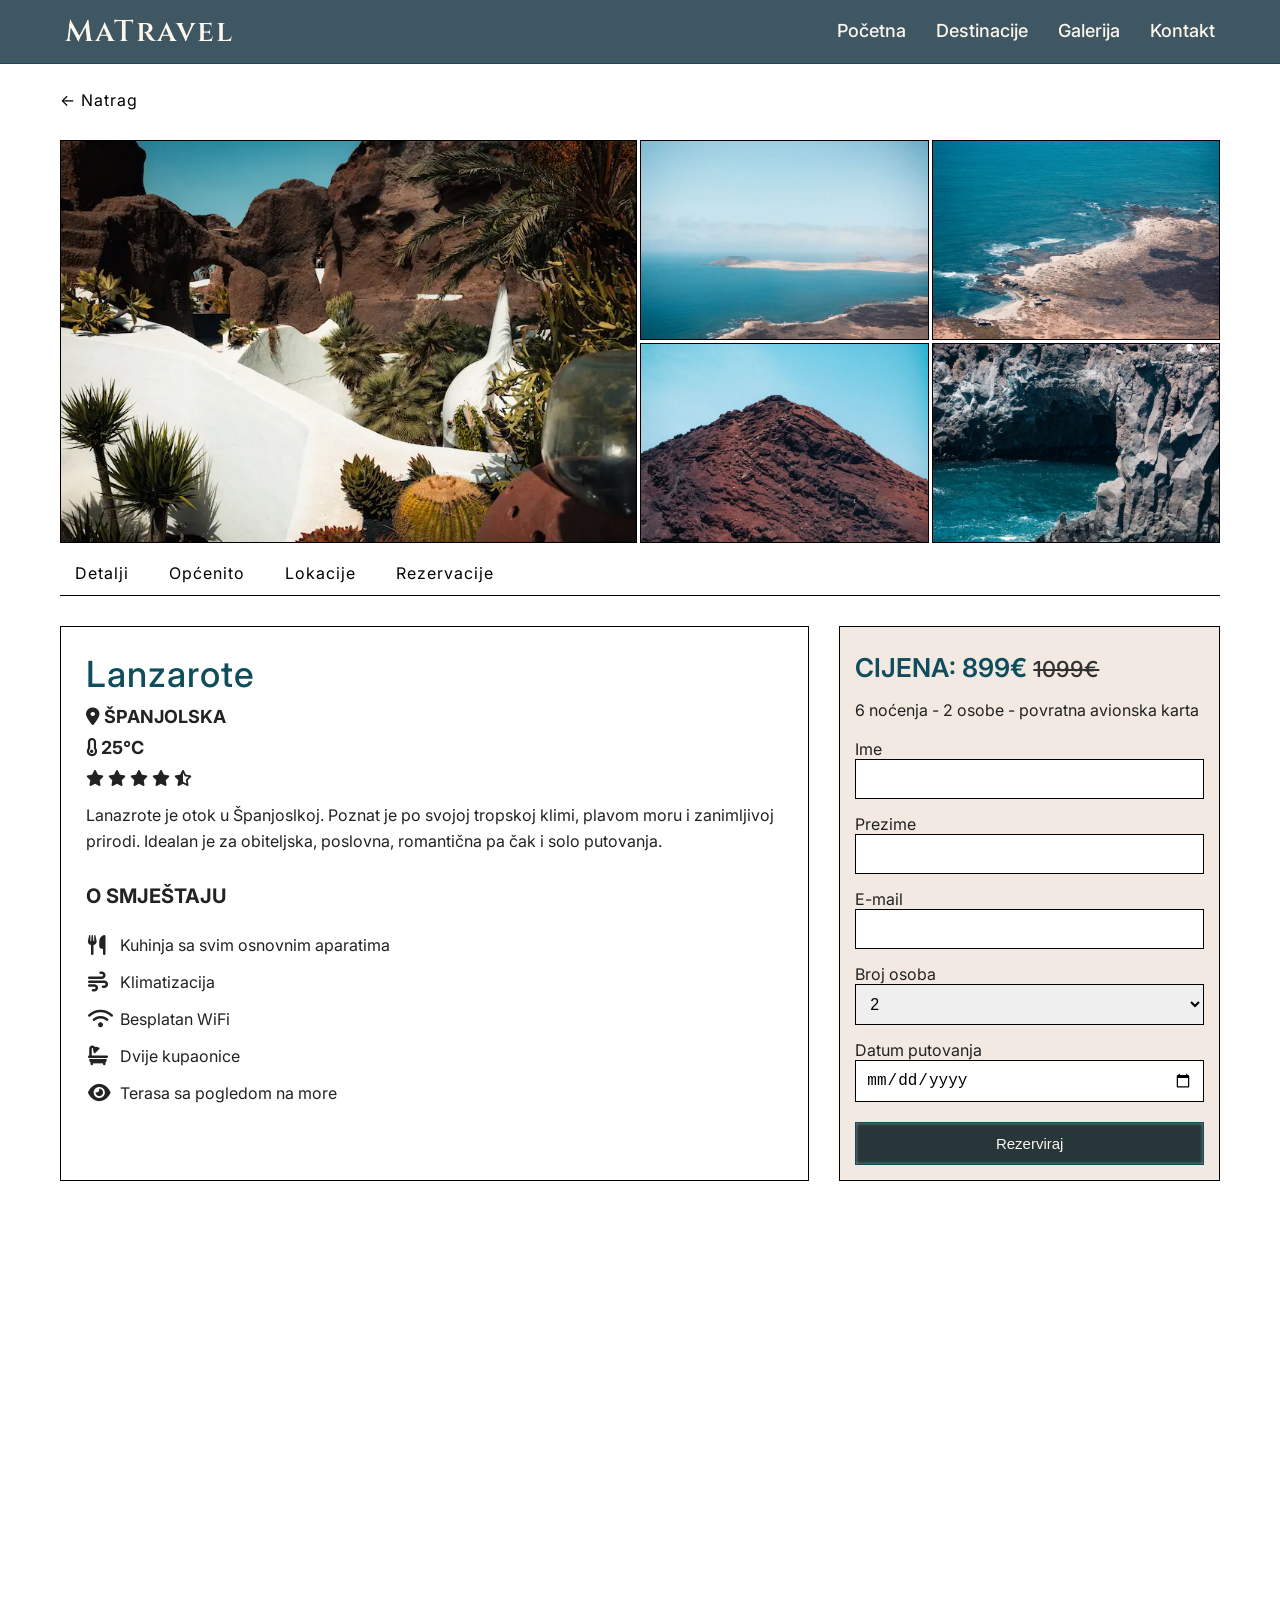
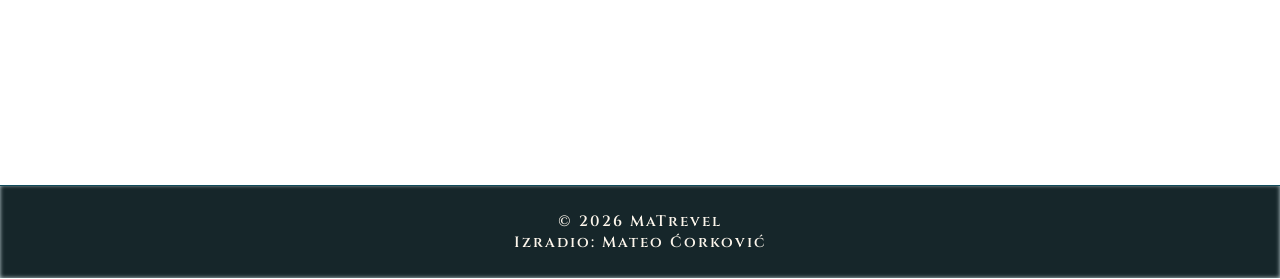
<file: lanzarote.html>
<!DOCTYPE html>
<html lang="hr">
<head>
    <meta charset="UTF-8">
    <meta name="viewport" content="width=device-width, initial-scale=1.0">
    <title>MaTrevel - Lanzarote</title>
     <meta name="description" content="MaTravel je web stranica napravljena za izradu završnog rada. Smisao stranice je da predstavlja agenciju za putovanja kako bih pomoću različitih verzija pokazao optimizaciju stranice.">
    <link rel="stylesheet" href="izgled.css">
    <link href="https://fonts.googleapis.com/css2?family=Cinzel:wght@400;600;700&display=swap" rel="stylesheet">
    <link href="https://fonts.googleapis.com/css2?family=Inter:wght@300;400;500;600&display=swap" rel="stylesheet">
    <link rel="stylesheet" href="https://cdnjs.cloudflare.com/ajax/libs/font-awesome/6.5.0/css/all.min.css">

</head>
<body>
    <header class="navbar tamnija">
        <div class="container">
            <a href="index.html" class="logo">MaTravel</a>

            <nav class="navigacija" id="navigacija">
                <a href="index.html">Početna</a>
                <a href="destinacije.html">Destinacije</a>
                <a href="galerija.html">Galerija</a>
                <a href="kontakt.html">Kontakt</a>
            </nav>

            <div class="hamburger" id="hamburger">
            ☰
            </div>
        </div>
    </header>
    <main>
    <div class="prazno"></div>
    <div class="container">
        <div class="natrag">
            <a href="#" class="natraggumb" onclick="history.back(); return false;">← Natrag</a>
        </div>
        <section class="malagalerija">
            <div class="kockica maloveca">
                <img src="slike/lanzarote/2B2A4334.webp" alt="Muzej Lagomar">
            </div>
            <div class="kockica">
                <img src="slike/lanzarote/2B2A5588.webp" alt="Plaža Playa Blanca">
            </div>
            <div class="kockica">
                <img src="slike/lanzarote/2B2A5729.webp" alt="Pogled sa vrha otoka Lanzarote" loading="lazy">
            </div>
            <div class="kockica">
                <img src="slike/lanzarote/2B2A7343.webp" alt="Vulkanska planina na otoku Lanzarote" loading="lazy">
            </div>
            <div class="kockica">
                <img src="slike/lanzarote/2B2A7383.webp" alt="Kamenje i litice na Lanzaroteu" loading="lazy">
            </div>
        </section>
        <nav class="malanavigacija">
            <a href="#detalji"  class="malanavigacijalink active">Detalji</a>
            <a href="#opcenito"  class="malanavigacijalink">Općenito</a>
            <a href="#lokacije" class="malanavigacijalink">Lokacije</a>
            <a href="#rezervacije" class="malanavigacijalink">Rezervacije</a>
        </nav>
        <section id="detalji" class="detalji">
            <div class="detaljilijevo">
                <h1>Lanzarote</h1>
                    <h2><i class="fa-solid fa-location-dot"></i> Španjolska</h2>
                    <h2><i class="fa-solid fa-thermometer-empty"></i> 25°C</h2>
                    <div class="ocjena">
                        <i class="fa-solid fa-star"></i>
                        <i class="fa-solid fa-star"></i>
                        <i class="fa-solid fa-star"></i>
                        <i class="fa-solid fa-star"></i>
                        <i class="fa-solid fa-star-half-stroke"></i>
                    </div>
                <p>Lanazrote je otok u Španjoslkoj. Poznat je po svojoj tropskoj klimi, plavom moru i zanimljivoj prirodi. Idealan je za obiteljska, poslovna, romantična pa čak i solo putovanja.</p>
                <section class="smjestaj">
                    <h2>O smještaju</h2>
                    <ul class="listasmjestaj">
                        <li><i class="fa-solid fa-cutlery"></i> Kuhinja sa svim osnovnim aparatima</li>
                        <li><i class="fa-solid fa-wind"></i> Klimatizacija</li>
                        <li><i class="fa-solid fa-wifi"></i> Besplatan WiFi</li>
                        <li><i class="fa-solid fa-bath"></i> Dvije kupaonice</li>
                        <li><i class="fa-solid fa-eye"></i> Terasa sa pogledom na more</li>
                    </ul>
                </section>
            </div>
            <div class="detaljidesno">
                <h2 class="cijena">Cijena: 899€ <span class="prekrizeno">1099€</span></h2>
                <p>6 noćenja - 2 osobe - povratna avionska karta</p>
                <form class="formarezervacije">
                    <label for="ime">Ime</label>
                    <input type="text" id="ime" name="ime">
                    <label for="prezime">Prezime</label>
                    <input type="text" id="prezime" name="prezime">
                    <label for="email">E-mail</label>
                    <input type="email" id="email" name="email">
                    <label for="osobe">Broj osoba</label>
                    <select id="osobe">
                        <option value="1">1</option>
                        <option value="2" selected>2</option>
                        <option value="3">3</option>
                        <option value="4">4</option>
                        <option value="5">5</option>
                        <option value="6">6</option>
                    </select>
                    <label for="datum">Datum putovanja</label>
                    <input type="date" id="datum">
                    <button type="submit">Rezerviraj</button>
                </form>
            </div>
        </section>
        <section id="opcenito" class="maloopcenito skriveno2">
            <div class="lijevoopcenito">
                <h1>Općenito o destinaciji</h1>
                <p>Vulkanski otok u Španjolskoj poznat po crnim plažama i prirodi. Jedan od Kanarskih otoka smješten je zapadno od Afrike na Atlantskom oceanu. Temperature rijetko padaju ispod 20 stupnjeva pa čak i tijekom zime. </p>
                <h2>Zašto baš Lanzarote</h2>
                <p>Otok ima prekrasne plaže, izvanzemaljsku prirodu i izoliran je od ostatka svijeta. Zanimljivost je da su sve kuće bijele boje, te mu to daje jedinstveni izgled.</p>
            </div>

            <div class="opcenitokarta">
            <iframe src="https://www.google.com/maps/embed?pb=!1m18!1m12!1m3!1d267140.21772744664!2d-13.815483811443839!3d29.0398019918066!2m3!1f0!2f0!3f0!3m2!1i1024!2i768!4f13.1!3m3!1m2!1s0xc4623cd1ca2398b%3A0xa2a0d68ac57b1518!2sLanzarote!5e1!3m2!1shr!2shr!4v1779822736338!5m2!1shr!2shr" width="350" height="300" style="border:1px solid black;" loading="lazy" referrerpolicy="no-referrer-when-downgrade">
                
            </iframe>
            </div>
        </section>
        <section id="lokacije" class="malalokacija skriveno">
            <h1>Top lokacije</h1>
            <div class="malekarticelokacija">
                <div class="malakarticalokacija">
                    <img src="slike/lanzarote/lanzarote2.webp" alt="Playa de Famara" loading="lazy">
                    <h2>Playa de Famara</h2>
                    <p>Jedna on najvećih plaža na otoku.</p>
                </div>
                <div class="malakarticalokacija">
                    <img src="slike/lanzarote/2B2A4334.webp" alt="Muzej Lagomar" loading="lazy">
                    <h2>Muzej Lagomar</h2>
                    <p>Najpoznatijih građevina na otoku. </p>
                </div>
                <div class="malakarticalokacija">
                    <img src="slike/lanzarote/2B2A7242.webp" alt="Crna plaža na otoku Lanzarote" loading="lazy">
                    <h2>Playa de Montaña Bermeja</h2>
                    <p>Crna plaža na zapadnoj obali otoka.</p>
                </div>
            </div>
        </section>
        <section id="rezervacije" class="malorezervacije skriveno2">
            <h1>Informacije o rezervacijama</h1>
            <div class="rezervacijesve">
                <div class="rezervacijelijevo">
                    <h2>Što je uključeno?</h2>
                    <ul class="listasmjestaj">
                        <li><i class="fa-solid fa-plane"></i> Povratna avionska karta</li>
                        <li><i class="fa-solid fa-bus"></i> Prijevoz od aerodroma do hotela</li>
                        <li><i class="fa-solid fa-mug-saucer"></i> Doručak u hotelu</li>
                        <li><i class="fa-solid fa-route"></i> Prijevoz između atrakcija</li>
                    </ul>
            </div>
            <div class="rezervacijedesno">
                <h2>Uvjeti rezervacije</h2>
                <p>Rezervacije se mogu napraviti najmanje tjedan dana prije polaska.</p>
                <p>Otkazivanje putovanja moguće je do 48 sati prije polaska.</p>
                <p>Za državljane EU nije potrebna viza.</p>
                <p>Check-in je od 14:00 sati.</p>
            </div>    
            </div>
            
        </section>
    </div>

    <section class="destinacije skriveno destinacijedodatno">
        <div class="container">
            <h2>Popularne destinacije</h2>
            <div class="karticedodatne">
                <a href="budimpesta.html" class="karticadodatna budimpesta skriveno2">
                    <div class="zoom"></div>
                    <div class="tamnije"></div>
                    <div class="karticasadrzaj">
                        <h3>Budimpešta</h3>
                        <h4><i class="fa-solid fa-location-dot"></i> Mađarska</h4>
                    </div>
                </a>
                <a href="casablanca.html" class="karticadodatna casablanca skriveno">
                    <div class="zoom"></div>
                    <div class="tamnije"></div>
                    <div class="karticasadrzaj">
                        <h3>Casablanca</h3>
                        <h4><i class="fa-solid fa-location-dot"></i> Maroko</h4>
                    </div>
                </a>
                <a href="venecija.html" class="karticadodatna venecija skriveno2">
                    <div class="zoom"></div>
                    <div class="tamnije"></div>
                    <div class="karticasadrzaj">
                        <h3>Venecija</h3>
                        <h4><i class="fa-solid fa-location-dot"></i> Italija</h4>
                    </div>
                </a>
            </div>
        </div>
    </section>
    <section class="slajdshow skriveno">
        <div class="kutijaslajd">
            <div class="slajd active">
                <img src="slike/slajdshow/venecija.webp" loading="lazy" alt="Kanali u Veneciji">
                <div class="poruka">Putovanja za pamćenje</div>
            </div>
            <div class="slajd">
                <img src="slike/slajdshow/verona.webp" loading="lazy" alt="Zgrade grada Verona">
                <div class="poruka">Neka avantura počne</div>
            </div>
            <div class="slajd">
                <img src="slike/slajdshow/lanzarote3.webp" loading="lazy" alt="Pogled sa vrha otoka Lanzarote">
                <div class="poruka">Istraži svijet</div>
            </div>
            <div class="slajd">
                <img src="slike/slajdshow/kamenje.webp" loading="lazy" alt="Kamenje i litice na Lanzaroteu">
                <div class="poruka">Putovanja za pamćenje</div>
            </div>
            <div class="slajd">
                <img src="slike/slajdshow/zagreb.webp" loading="lazy" alt="Centar grada Zagreba">
                <div class="poruka">Neka avantura počne</div>
            </div>
        </div>
    </section>
   </main>
   <footer>
        <p>© 2026 MaTrevel</p>
        <p>Izradio: Mateo Ćorković</p>
    </footer>
    <script src="script.js"></script>
</body>
</html>
</file>
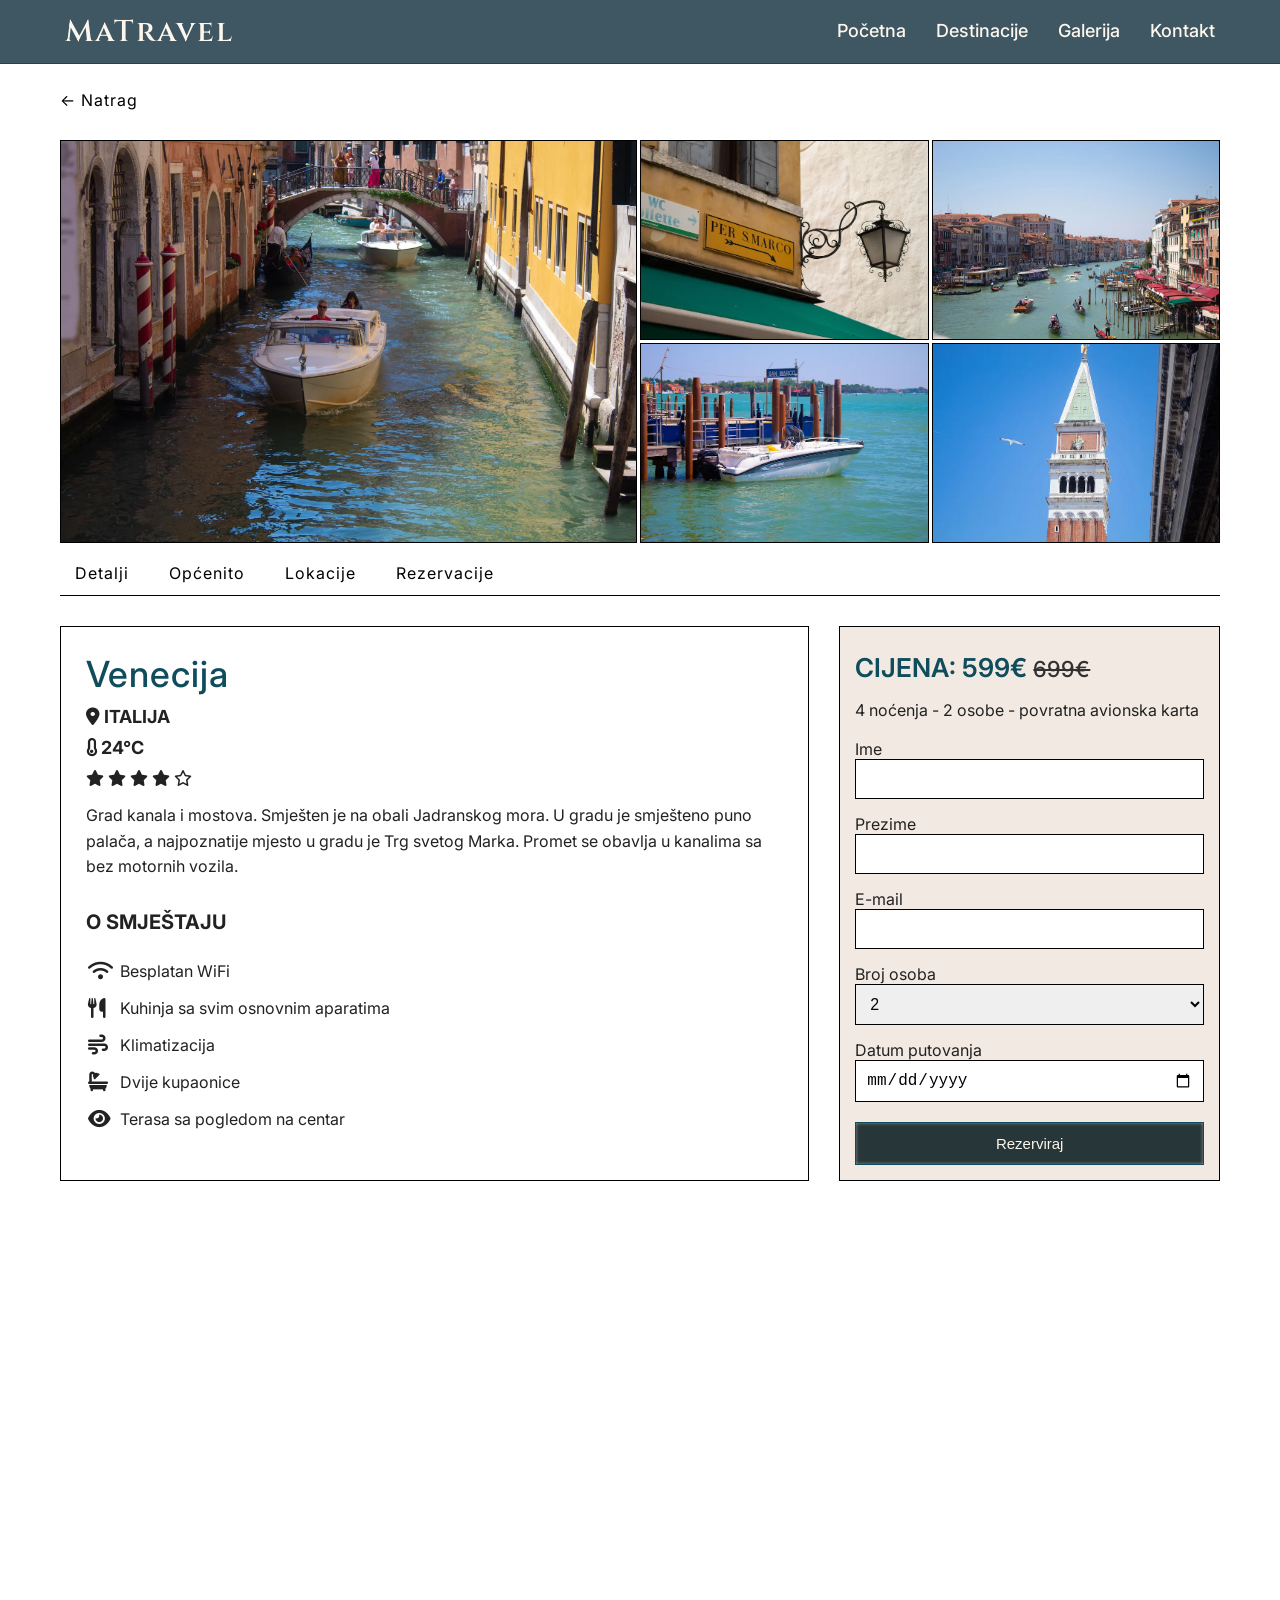
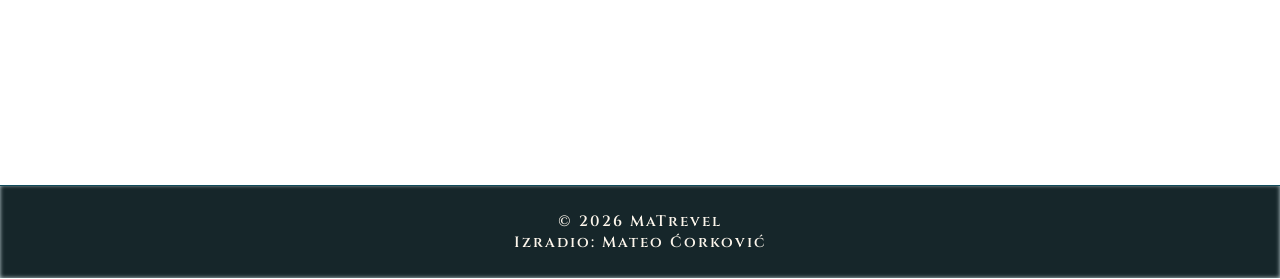
<file: venecija.html>
<!DOCTYPE html>
<html lang="hr">
<head>
    <meta charset="UTF-8">
    <meta name="viewport" content="width=device-width, initial-scale=1.0">
    <title>MaTrevel - Venecija</title>
     <meta name="description" content="MaTravel je web stranica napravljena za izradu završnog rada. Smisao stranice je da predstavlja agenciju za putovanja kako bih pomoću različitih verzija pokazao optimizaciju stranice.">
    <link rel="stylesheet" href="izgled.css">
    <link href="https://fonts.googleapis.com/css2?family=Cinzel:wght@400;600;700&display=swap" rel="stylesheet">
    <link href="https://fonts.googleapis.com/css2?family=Inter:wght@300;400;500;600&display=swap" rel="stylesheet">
    <link rel="stylesheet" href="https://cdnjs.cloudflare.com/ajax/libs/font-awesome/6.5.0/css/all.min.css">

</head>
<body>
    <header class="navbar tamnija">
        <div class="container">
            <a href="index.html" class="logo">MaTravel</a>

            <nav class="navigacija" id="navigacija">
                <a href="index.html">Početna</a>
                <a href="destinacije.html">Destinacije</a>
                <a href="galerija.html">Galerija</a>
                <a href="kontakt.html">Kontakt</a>
            </nav>

            <div class="hamburger" id="hamburger">
            ☰
            </div>
        </div>
    </header>
    <main>
    <div class="prazno"></div>
    <div class="container">
        <div class="natrag">
            <a href="#" id="natragGumb" class="natraggumb" onclick="window.history.back(); return false;">← Natrag</a>
        </div>
        <section class="malagalerija">
            <div class="kockica maloveca">
                <img src="slike/venecija/venecija.webp" alt="Pogled na kanal u Veneciji">
            </div>
            <div class="kockica">
                <img src="slike/venecija/IMG_3833.webp" alt="Ulična lampa u Veneciji">
            </div>
            <div class="kockica">
                <img src="slike/venecija/IMG_3850.webp" alt="Pogled na grad Venecija" loading="lazy">
            </div>
            <div class="kockica">
                <img src="slike/venecija/IMG_3898.webp" alt="Pogled na more u Veneciji" loading="lazy">
            </div>
            <div class="kockica">
                <img src="slike/venecija/IMG_3918.webp" alt="Pogled na crkvu svetog Marka" loading="lazy">
            </div>
        </section>
        <nav class="malanavigacija">
            <a href="#detalji"  class="malanavigacijalink active">Detalji</a>
            <a href="#opcenito"  class="malanavigacijalink">Općenito</a>
            <a href="#lokacije" class="malanavigacijalink">Lokacije</a>
            <a href="#rezervacije" class="malanavigacijalink">Rezervacije</a>
        </nav>
        <section id="detalji" class="detalji">
            <div class="detaljilijevo">
                <h1>Venecija</h1>
                    <h2><i class="fa-solid fa-location-dot"></i> Italija</h2>
                    <h2><i class="fa-solid fa-thermometer-empty"></i> 24°C</h2>
                    <div class="ocjena">
                        <i class="fa-solid fa-star"></i>
                        <i class="fa-solid fa-star"></i>
                        <i class="fa-solid fa-star"></i>
                        <i class="fa-solid fa-star"></i>
                        <i class="fa-regular fa-star"></i>
                    </div>
                <p>Grad kanala i mostova. Smješten je na obali Jadranskog mora. U gradu je smješteno puno palača, a najpoznatije mjesto u gradu je Trg svetog Marka. Promet se obavlja u kanalima sa bez motornih vozila.</p>
                <section class="smjestaj">
                    <h2>O smještaju</h2>
                    <ul class="listasmjestaj">
                        <li><i class="fa-solid fa-wifi"></i> Besplatan WiFi</li>
                        <li><i class="fa-solid fa-cutlery"></i> Kuhinja sa svim osnovnim aparatima</li>
                        <li><i class="fa-solid fa-wind"></i> Klimatizacija</li>
                        <li><i class="fa-solid fa-bath"></i> Dvije kupaonice</li>
                        <li><i class="fa-solid fa-eye"></i> Terasa sa pogledom na centar</li>
                    </ul>
                </section>
            </div>
            <div class="detaljidesno">
                <h2 class="cijena">Cijena: 599€ <span class="prekrizeno">699€</span></h2>
                <p>4 noćenja - 2 osobe - povratna avionska karta</p>
                <form class="formarezervacije">
                    <label for="ime">Ime</label>
                    <input type="text" id="ime" name="ime">
                    <label for="prezime">Prezime</label>
                    <input type="text" id="prezime" name="prezime">
                    <label for="email">E-mail</label>
                    <input type="email" id="email" name="email">
                    <label for="osobe">Broj osoba</label>
                    <select id="osobe">
                        <option value="1">1</option>
                        <option value="2" selected>2</option>
                        <option value="3">3</option>
                        <option value="4">4</option>
                        <option value="5">5</option>
                        <option value="6">6</option>
                    </select>
                    <label for="datum">Datum putovanja</label>
                    <input type="date" id="datum">
                    <button type="submit">Rezerviraj</button>
                </form>
            </div>
        </section>
        <section id="opcenito" class="maloopcenito skriveno2">
            <div class="lijevoopcenito">
                <h1>Općenito o destinaciji</h1>
                <p>Venecija je jedan od najpozantijih gradova u Italiji. Pozant je po svojim kanalima i mostovima, i zbog toga je jedan od najromantičnijih gradova u Italiji. Isto tako je poznat po trgu svetog Marka.</p>
                <h2>Zašto baš Venecija</h2>
                <p>Venecija omogućava ljudima da se umjesto automobila voze čamcima u kanalima. Grad je idealan za kraći odmor, a odličan je za ljude koji žele mir i romantiku.</p>
            </div>

            <div class="opcenitokarta">
            <iframe src="https://www.google.com/maps/embed?pb=!1m18!1m12!1m3!1d214527.6659078471!2d12.222526909145898!3d45.404665810940536!2m3!1f0!2f0!3f0!3m2!1i1024!2i768!4f13.1!3m3!1m2!1s0x477eb1daf1d63d89%3A0x7ba3c6f0bd92102f!2sVenecija%2C%20Italija!5e1!3m2!1shr!2shr!4v1779899355691!5m2!1shr!2shr" width="350" height="300" style="border:1px solid black;" loading="lazy" referrerpolicy="no-referrer-when-downgrade">
                
            </iframe>
            </div>
        </section>
        <section id="lokacije" class="malalokacija skriveno">
            <h1>Top lokacije</h1>
            <div class="malekarticelokacija">
                <div class="malakarticalokacija">
                    <img src="slike/venecija/venecija.webp" alt="Pogled na kanal u Veneciji" loading="lazy">
                    <h2>Vožnja čamce</h2>
                    <p>Najpopularnija atrakcija u Veneciji.</p>
                </div>
                <div class="malakarticalokacija">
                    <img src="slike/venecija/IMG_3918.webp" alt="Pogled na crkvu svetog Marka" loading="lazy">
                    <h2>Bazilika sv. Marka</h2>
                    <p>Najpozancija građevina u Veneciji.</p>
                </div>
                <div class="malakarticalokacija">
                    <img src="slike/venecija/IMG_3833.webp" alt="Ulična lampa u Veneciji" loading="lazy">
                    <h2>Trg sv. Marka</h2>
                    <p>Odlično mjesto za odmor.</p>
                </div>
            </div>
        </section>
        <section id="rezervacije" class="malorezervacije skriveno2">
            <h1>Informacije o rezervacijama</h1>
            <div class="rezervacijesve">
                <div class="rezervacijelijevo">
                    <h2>Što je uključeno?</h2>
                    <ul class="listasmjestaj">
                        <li><i class="fa-solid fa-plane"></i> Povratna avionska karta</li>
                        <li><i class="fa-solid fa-bus"></i> Prijevoz od aerodroma do hotela</li>
                        <li><i class="fa-solid fa-mug-saucer"></i> Doručak u hotelu</li>
                        <li><i class="fa-solid fa-route"></i> Prijevoz između atrakcija</li>
                    </ul>
            </div>
            <div class="rezervacijedesno">
                <h2>Uvjeti rezervacije</h2>
                <p>Rezervacije se mogu napraviti najmanje tjedan dana prije polaska.</p>
                <p>Otkazivanje putovanja moguće je do 48 sati prije polaska.</p>
                <p>Za državljane EU nije potrebna viza.</p>
                <p>Check-in je od 14:00 sati.</p>
            </div>    
            </div>
            
        </section>
    </div>

    <section class="destinacije skriveno destinacijedodatno">
        <div class="container">
            <h2>Popularne destinacije</h2>
            <div class="karticedodatne">
                <a href="lanzarote.html" class="karticadodatna lanzarote skriveno">
                    <div class="zoom"></div>
                    <div class="tamnije"></div>
                    <div class="karticasadrzaj">
                        <h3>Lanzarote</h3>
                        <h4><i class="fa-solid fa-location-dot"></i> Španjolska</h4>
                    </div>
                </a>
                <a href="budimpesta.html" class="karticadodatna budimpesta skriveno2">
                    <div class="zoom"></div>
                    <div class="tamnije"></div>
                    <div class="karticasadrzaj">
                        <h3>Budimpešta</h3>
                        <h4><i class="fa-solid fa-location-dot"></i> Mađarska</h4>
                    </div>
                </a>
                <a href="venecija.html" class="karticadodatna venecija skriveno2">
                    <div class="zoom"></div>
                    <div class="tamnije"></div>
                    <div class="karticasadrzaj">
                        <h3>Venecija</h3>
                        <h4><i class="fa-solid fa-location-dot"></i> Italija</h4>
                    </div>
                </a>
            </div>
        </div>
    </section>
    <section class="slajdshow skriveno">
        <div class="kutijaslajd">
            <div class="slajd active">
                <img src="slike/slajdshow/venecija.webp" loading="lazy" alt="Kanali u Veneciji">
                <div class="poruka">Putovanja za pamćenje</div>
            </div>
            <div class="slajd">
                <img src="slike/slajdshow/verona.webp" loading="lazy" alt="Zgrade grada Verona">
                <div class="poruka">Neka avantura počne</div>
            </div>
            <div class="slajd">
                <img src="slike/slajdshow/lanzarote3.webp" loading="lazy" alt="Pogled sa vrha otoka Lanzarote">
                <div class="poruka">Istraži svijet</div>
            </div>
            <div class="slajd">
                <img src="slike/slajdshow/kamenje.webp" loading="lazy" alt="Kamenje i litice na Lanzaroteu">
                <div class="poruka">Putovanja za pamćenje</div>
            </div>
            <div class="slajd">
                <img src="slike/slajdshow/zagreb.webp" loading="lazy" alt="Centar grada Zagreba">
                <div class="poruka">Neka avantura počne</div>
            </div>
        </div>
    </section>
    </main>
   <footer>
        <p>© 2026 MaTrevel</p>
        <p>Izradio: Mateo Ćorković</p>
    </footer>
    <script src="script.js"></script>
</body>
</html>
</file>
<file: izgled.css>
* {
    margin: 0;
    padding: 0;
    box-sizing: border-box;
}

body {
    font-family: "Inter", sans-serif;
    color: #222;
    font-display: swap;
}

.container {
    max-width: 1200px;
    margin: 0 auto;
    padding: 0 20px;
}
.navbar {
    width: 100%;
    position: absolute;
    top: 0;
    left: 0;
    z-index: 5;
    color: #fdf6ec;
    backdrop-filter: blur(2px) brightness(0.7);
    background: rgba(15, 76, 92, 0.25);
    border-bottom: 1px solid #0f4c5c;
}
.navbar .container {
    display: flex;
    justify-content: space-between;
    align-items: center;
    padding: 0 25px;
}

.logo {
    font-family: "Cinzel", serif;
    font-weight: 600;
    font-size: 30px;
    letter-spacing: 2px;
    text-decoration: none;
    color: #fdf6ec;
}

.navigacija {
    display: flex;
    gap: 30px;
    font-family: "Inter", sans-serif;
    font-weight: 500;
}

.navigacija a {
    color: #fdf6ec;
    text-decoration: none;
    font-size: 18px;
    transition: 0.4s;
    border-bottom: 2px solid transparent;
    padding: 20px 0;
}

.navigacija a:hover {
    color: #e9c46a;
    border-bottom: 2px solid #e9c46a;
}
.navigacija a.active{
    border-bottom: 2px solid #e9c46a;
}

.hamburger {
    display: none;
    font-size: 32px;
    color: #fdf6ec;
    cursor: pointer;
}

footer {
    position: relative;
    z-index: 10;
    width: 100%;
    backdrop-filter: blur(2px) brightness(0.1);
    background: rgba(15, 76, 92, 0.25);
    border-top: 1px solid #0f4c5c;
    color: #fdf6ec;
    text-align: center;
    padding: 25px 0px;
    font-family: "Cinzel", serif;
    font-weight: 600;
    letter-spacing: 2px;
}

footer p {
    font-size: 15px;
}

.pocetna{
    position: relative;
    overflow: hidden;
    height: 650px;
    display: flex;
    align-items: center;
    justify-content: center;
}
.pozadinaplaza{
    position: absolute;
    width: 100%;
    height: 100%;
    object-fit: cover;
    top: 0;
    left: 0;
    z-index: 1;
}
.overlay{
    position: absolute;
    width: 100%;
    height: 100%;
    top: 0;
    left: 0;
    z-index: 2;
    background: rgba(48, 48, 28, 0.315);
}
.odjeljak{
    position: relative;
    z-index: 3;
    color: #FDF6EC;
    
    max-width: 1050px;
    text-align: center;
}
.odjeljak h1{
    font-size: 60px;
    margin-bottom: 25px;
    text-shadow: 1px 1px 1px rgba(0,0,0,0.5);
}
.odjeljak p{
    font-size: 18px;
    margin-bottom: 40px;
    text-shadow: 1px 1px 1px rgba(0,0,0,0.5);
    text-align: center;
}
.odjeljakgumb{
    display: inline-block;
    padding: 12px 24px;
    background-color: #FDF6EC;
    color: black;
    font-size: 15px;
    text-decoration: none;
    cursor: pointer;
    backdrop-filter: blur(22px) brightness(0.7);
    background: rgba(255, 255, 255, 0.4);
    border: 1px solid #f3f3f3;
    text-decoration: none;
}
.odjeljakgumb:hover{
    background-color: #e9c46a;
    color: black;
    transition: 0.5s;
    backdrop-filter: blur(2px) brightness(1);
    background: rgba(92, 87, 15, 0.25);
    border: 1px solid #e9c46a;
    text-decoration: none;
}

.destinacije{
    padding: 50px 0;
    background-color: #FDF6EC;
    text-align: center;
    
}

.destinacije h2{
    font-size: 32px;
    color: #0f4c5c;
    margin-bottom: 45px;
    letter-spacing: 3px;
    text-transform: uppercase;
}

.karticepolozaj{
    display: flex;
    justify-content: space-between;
    gap: 30px;
    flex-wrap: wrap;
}
.kartica{
    width: 260px;
    height: 300px;
    border: 1px solid #0f4c5c;
    overflow: hidden;
    position: relative;
    display: flex;
    align-items: flex-end;
    color: #FDF6EC;
    cursor: pointer;
    text-decoration: none;
}
.tamnije{
    position: absolute;
    inset: 0;
    background: linear-gradient(
        to top,
        rgba(0,0,0,0.8),
        rgba(0,0,0,0.1));
    z-index: 1;
}
.karticasadrzaj{
    position: relative;
    padding: 30px 10px;
    z-index: 2;
    text-align: left;
}
.lanzarote .zoom{
    background-image: url("slike/lanzarote/lanzarote.webp");
}
.budimpesta .zoom{
    background-image: url("slike/budimpesta/budimpesta.webp");
}
.casablanca .zoom{
    background-image: url("slike/casablanca/casablanca.webp");
}
.venecija .zoom{
    background-image: url("slike/venecija/venecija.webp");
}
.karticasadrzaj h3{
    font-size: 25px;
    padding-bottom: 10px;
    letter-spacing: 1px;
}

.karticasadrzaj h4{
    font-size: 14px;
    text-transform: uppercase;
    color: #d6bea7;
}
.karticasadrzaj i{
    font-size: 12px;
    color: #d6bea7;
}
.karticasadrzaj{
    transition: transform 0.3s ease;
}
.kartica:hover .karticasadrzaj{
    transform: translateY(-6px);
}
.kartica:hover .tamnije{
    background: linear-gradient(
        to top,
        rgba(0,0,0,0.9),
        rgba(0,0,0,0.35)
    );
}
.kartica:hover .zoom{
    transform: scale(1.10);
}

.zoom{
    position: absolute;
    inset: 0;
    background-size: cover;
    background-position: center;
    background-repeat: no-repeat;
    transition: transform 0.5s ease;
    z-index: 0;
}

.zastobasmi{
    background-image: url("slike/zastobasmi.webp");
    position: relative;
    padding: 80px 0;
    color: #FDF6EC;
    text-align: center;
    background-size: cover;
    background-position: center 50%;
    background-repeat: no-repeat;
}
.naslovzastobasmi{
    margin-bottom: 50px;
}
.zastobasmi::before{
    content: "";
    position: absolute;
    inset: 0;
    background: rgba(17, 17, 11, 0.493);
}
.naslovzastobasmi h2{
    font-size: 34px;
    margin-bottom: 15px;
    letter-spacing: 1px;
    text-shadow: 1px 1px 1px rgba(0,0,0,0.5);
}
.naslovzastobasmi p{
    font-size: 17px;
    color: #FDF6EC;
    text-shadow: 1px 1px 1px rgba(0,0,0,0.5);
}
.zastobasmi .container{
    position: relative;
    z-index: 2;
}

.karticezasto{
    display: flex;
    justify-content: space-between;
    gap: 30px;
}
.karticazasto{
    flex: 1;
    max-width: 320px;
    padding: 35px 25px;
    transition: 0.5s ease;
    color: black;
    backdrop-filter: blur(2px) brightness(0.9);
    background: rgba(255, 255, 255, 0.4);
    border: 1px solid #FDF6EC;
}
.karticazasto:hover{
    color: #FDF6EC;
    backdrop-filter: blur(2px) brightness(1);
    background: rgba(15, 76, 92, 0.25);
    border: 1px solid #0f4c5c;
    transition: 0.5s ease;
}
.karticazasto p{
    padding-top: 10px;
}
.prazno{
    margin-top: 60px;
}

.slajdshow{
    width: 100%;
    height: 600px;
    overflow: hidden;
    position: relative;
}

.kutijaslajd{
    width: 100%;
    height: 100%;
    position: relative;
}

.slajd{
    height: 600px;
    position: absolute;
    inset: 0;
    opacity: 0;
    transition: opacity 0.8s ease;
}
.slajd.active{
    opacity: 1;
}
.slajd::before{
    content: "";
    position: absolute;
    inset: 0;
    background: rgba(0,0,0,0.4);
    z-index: 1;
}

.slajd img{
    object-fit: cover;
    width: 100%;
    height: 100%;
    transform: scale(1.05);
    transition: transform 1s ease;
    
}
.slajd.active img{
    transform: scale(1);
}
.poruka{
    position: absolute;
    inset: 0;
    z-index: 2;
    background: rgba(0,0,0,0.4);
    font-size: 32px;
    display: flex;
    justify-content: center;
    align-items: center;
    color: #FDF6EC; 
    padding-bottom: 30px;
}

.skriveno{
    opacity: 0;
    transform: translateY(50px);
    transition: all 1s ease;
}
.skriveno2{
    opacity: 0;
    transform: translateY(-50px);
    transition: all 1s ease;
}
.pokazi{
    opacity: 1;
    transform: translateY(0);
}
.opcenito{
    display: flex;
    align-items: center;
    justify-content: space-between;
    padding: 70px 0px;
}
.opcenitotekst{
    width: 50%;
}
.opcenito h2{
    font-size: 36px;
    margin-bottom: 22px;
}
.opcenito p{
    font-size: 16px;
    line-height: 1.6;
    margin-bottom: 12px;
}
.opcenitoslika {
    width: 50%;
    display: flex;
    justify-content: right;
    align-items: right;
}
.opcenitoslika img{
    width: 90%;
    max-width: 500px;
    border: 1px solid black;
    object-fit: contain;
}
.gumbklasa{
        margin-top: 40px;
}

.opcenito .gumb{
    padding: 12px 24px;
    border: none;
    color: #FDF6EC;
    font-size: 15px;
    text-decoration: none;
    cursor: pointer;
    backdrop-filter: blur(2px) brightness(0.2);
    background: rgba(15, 76, 92, 0.25);
    border: 1px solid #0f4c5c;

    
    

}
.opcenito .gumb:hover{
    background-color: #e9c46a;
    color: black;
    transition: 0.5s;
    
    text-decoration: none;
    backdrop-filter: blur(2px) brightness(0.7);
    background: rgba(122, 116, 23, 0.5);
    border: 1px solid #e9c46a;

}
img, video{
    max-width: 100%;
    height: auto;
}
video{
    pointer-events: none;
}


.tamnija{
    backdrop-filter: blur(2px) brightness(0.32);
    background-color: rgb(62, 87, 98);
    border-bottom: 1px solid #0f4c5c;
}
.destinacijeskrol{
    display: flex;
    align-items: center;
    justify-content: space-between;
    height: 404px;
    gap: 1px;
}
.destinacijaslika{
    flex: 1;
    height: 350px;
    background-size: cover;
    background-position: center;
    border: 1px solid black;
    position: relative;
    overflow: hidden;
}
.destinacijaslika::before{
    content: "";
    position: absolute;
    inset: 0;
}
.destinacijaslika:hover::before{
    background: linear-gradient(
        to top,
        rgba(0,0,0,0.5),
        rgba(0,0,0,0.1));
}

.destinacijatekst{
    flex: 1;
    
}
.okvir{
    height: 350px;
    border: 1px solid black;
    padding: 30px;
}

.gumbdestinacije{
    display: inline-block;
    padding: 12px 24px;
    background-color: #FDF6EC;
    color: #FDF6EC;
    font-size: 15px;
    text-decoration: none;
    cursor: pointer;
    backdrop-filter: blur(22px) brightness(0.7);
    background: #0f4c5c;
    border: 1px solid black;
    text-decoration: none;
}
.gumbdestinacije:hover{
    background-color: #e9c46a;
    color: black;
    transition: 0.5s;
    backdrop-filter: blur(2px) brightness(1);
    background: rgba(92, 87, 15, 0.25);
    border: 1px solid #e9c46a;
    text-decoration: none;
}
.destinacijatekst h2{
    font-size: 32px;
    margin-bottom: 10px;
}
.destinacijatekst h4{
    font-size: 16px;
    margin-bottom: 20px;
    text-transform: uppercase;
    color:#0f4c5c;
}
.destinacijatekst h3{
    font-size: 18px;
    margin-bottom: 10px;
    letter-spacing: 1px;
}
.destinacijatekst p{
    padding-bottom: 20px;
}
.info{
    display: flex;
    justify-content: space-between;
    align-items: center;
    
}
.reverse{
    flex-direction: row-reverse;
}
.lanzarote{
    background-image: url("slike/lanzarote/lanzarote.webp");
}
.lanzarote:hover{
    background-image: url("slike/lanzarote/lanzarote2.webp");
    transition: 0.5s ease-in-out;
}
.budimpesta{
    background-image: url("slike/budimpesta/budimpesta.webp");
}
.budimpesta:hover{
    background-image: url("slike/budimpesta/budimpesta2.webp");
    transition: 0.5s ease-in-out;
}
.casablanca{
    background-image: url("slike/casablanca/casablanca.webp");
}
.casablanca:hover{
    background-image: url("slike/casablanca/casablanca2.webp");
    transition: 0.5s ease-in-out;
}
.venecija{
    background-image: url("slike/venecija/venecija.webp");
}
.venecija:hover{
    background-image: url("slike/venecija/IMG_3850.webp");
    transition: 0.5s ease-in-out;
}
h1{
    padding-top: 35px;
    letter-spacing: 1px;
    font-size: 36px;
    font-weight: 500;
}

.galerijaslika{
    display: grid;
    grid-template-columns: repeat(3, 1fr);
    grid-auto-rows: 270px;
    gap: 2px;
    margin-top: 20px;
    margin-bottom: 30px;
}
.karticaugaleriji{
    position: relative;
    overflow: hidden;
}
.karticaugaleriji img {
    width: 100%;
    height: 100%;
    border: 1px solid black;
    object-fit: cover;
    transition: transform 0.3s ease;
    cursor: pointer;
}
.karticaugaleriji img:hover{
    transform: scale(1.05);
    border: 1px solid black;
    
}
.karticaugaleriji.duplo{
    grid-row: span 2;
}


.kontakt{
    display: grid;
    grid-template-columns: 1.6fr 1fr;
    gap: 60px;
    margin-top: 150px;
    margin-bottom: 40px;
    border: 1px solid black;
    background-color: #d6bea754;
}
.kontaktlijevo{
    padding: 30px;
}
.kontaktdesno{
    padding: 20px;
}
.forma{
    display: flex;
    flex-direction: column;
    gap: 10px;
    width: 100%;
}
.forma input{
    padding: 10px;
    border: 1px solid black;
    outline: none;
}
.forma textarea{
    padding: 10px;
    border: 1px solid black;
    outline: none;
}
.pedesetposto{
    display: flex;
    gap: 10px;
}
.unutrasnjost{
    display: flex;
    flex-direction: column;
    flex: 1;
}
.forma button{
    padding: 12px 24px;
    border: none;
    color: #FDF6EC;
    font-size: 15px;
    text-decoration: none;
    cursor: pointer;
    backdrop-filter: blur(2px) brightness(0.2);
    background: rgba(15, 76, 92, 0.25);
    border: 1px solid #0f4c5c;
}
.forma button:hover{
    background-color: #e9c46a;
    color: black;
    transition: 0.5s;
    backdrop-filter: blur(2px) brightness(1);
    background: rgba(92, 87, 15, 0.25);
    border: 1px solid #ccab57;
    text-decoration: none;
}
.infokontakt{
    font-size: 18px;
    padding-top: 60px;
    padding-bottom: 50px;
}
.infokontakt i {
    font-size: 30px;
    padding-right: 20px;
}
.kontaktinfo h3{
    font-size: 23px;
    padding-top: 20px;
    padding-bottom: 40px;
    color: #0f4c5c;
}
.kontaktinfo h2{
    font-size: 30px;
    letter-spacing: 1px;
}
.drustvenemreze i{
    font-size: 30px;
    padding-right: 10px;
}
html{
    scroll-behavior: smooth;
}
.malagalerija{
    display: grid;
    grid-template-columns: 2fr 1fr 1fr;
    grid-auto-rows: 200px 200px; 
    gap: 3px;
    margin-bottom: 5px;
    margin-top: 30px;
}
.kockica{
    overflow: hidden;
    border: 1px solid black;
}
.kockica img{
    width: 100%;
    height: 100%;
    object-fit: cover;
    display: block;
    cursor: pointer;
    transition: 0.5s ease;
}
.kockica img:hover{
    transform: scale(1.02);
    filter: brightness(77%);
}
.maloveca{
    grid-row: 1/3;
}
.natraggumb{
    margin-top: 120px;
    text-decoration: none;
    color: black;
    font-size: 16px;
    letter-spacing: 1px;
}
.natraggumb:hover{
    color: #0f4c5c;
    transition: 0.4s;
}
.natrag{
    margin-top: 90px;
}
section {
    scroll-margin-top: 55px;
}

.malanavigacija{
    position: sticky;
    top: 0;
    z-index: 5;
    text-decoration: none;
    color: black;
    background:white;
    flex-wrap: wrap;
    display: flex;
    gap: 10px;
    border-bottom: 1px solid black;
}
.malanavigacija a{
    text-decoration: none;
    color: black;
    font-size: 16px;
    letter-spacing: 1px;
    padding: 15px 15px 10px 15px;
    border-bottom: 2px solid transparent;
    transition: 0.4s;
}
.malanavigacija a:hover{
    border-bottom: 2px solid #0f4c5c;
    color:#0f4c5c;
}
.malanavigacija a.active{
    border-bottom: 2px solid #0f4c5c;
    color:#0f4c5c;
}
.formarezervacije{
    display: flex;
    flex-direction: column;
}
.formarezervacije input, .formarezervacije select{
    padding: 10px;
    border: 1px solid black;
    font-size: 16px;
}
.formarezervacije button{
    margin-top: 20px;
    padding: 12px 24px;
    border: none;
    color: #FDF6EC;
    font-size: 15px;
    text-decoration: none;
    cursor: pointer;
    backdrop-filter: blur(2px) brightness(0.2);
    background: rgba(15, 76, 92, 0.25);
    border: 1px solid #0f4c5c;
}
.formarezervacije label{
    padding: 15px 0 0 0 ;
}
.formarezervacije button:hover{
    background-color: #e9c46a;
    color: black;
    transition: 0.5s;
    backdrop-filter: blur(2px) brightness(1);
    background: rgba(92, 87, 15, 0.25);
    border: 1px solid #e9c46a;
    text-decoration: none;
}
.detalji{
    display: flex;
    gap: 30px;
    margin-top: 30px;
    margin-bottom: 30px;
}
.detalji h1{
    color: #0f4c5c;
    padding-top: 0px;
}
.detalji h2{
    text-transform: uppercase;
    padding-top: 10px;
    font-size: 18px;
}
.detalji p{
    padding-top: 15px;
    line-height: 1.6;
}
.ocjena{
    margin-top: 10px;
}
.smjestaj{
    padding-top: 20px;
}
.smjestaj h2{
    font-size: 20px;
    padding-bottom: 10px;
}
.listasmjestaj{
    list-style: none;
    padding: 0;
}
.listasmjestaj li{
    padding: 17px 0 0 2px ;
    display: flex;
    align-items: center;
    gap: 10px;
    
}
.listasmjestaj i{
    padding: 0 10px 0 0;
    width: 22px;
    text-align: center;
    font-size: 20px;

}
.detaljilijevo{
    flex: 2;
    border: 1px solid black;
    padding: 25px;
    
}
.detaljidesno{
    flex: 1;
    border: 1px solid black;
    padding: 15px;
    background-color: #d6bea754;
}
.detaljidesno h2{
    font-size: 26px;
}
.maloopcenito{
    border: 1px solid black;
    padding: 30px;
}
.maloopcenito h1{
    font-size: 28px;
    padding: 0 0 15px 0;
}
.maloopcenito h2{
    font-size: 22px;
    padding: 25px 0 15px 0;
}
.maloopcenito p{
    line-height: 1.6;
}
.malalokacija{
    border: 1px solid black;
    margin-top: 30px;
    padding: 30px;
}
.malalokacija h1{
    font-size: 28px;
    padding: 0 0 15px 0;
}
.malalokacija h2{
    font-size: 22px;
    padding: 15px 0 15px 0;
}
.malorezervacije{
    border: 1px solid black;
    margin-top: 30px;
    padding: 30px;
}
.malorezervacije h1{
    font-size: 28px;
    padding: 0 0 15px 0;
}
.malorezervacije h2{
    font-size: 22px;
    padding: 15px 0 15px 0;
}
.maloopcenito{
    display: flex;
    justify-content: space-between;
    gap: 30px;
}
.lijeopcenito{
    flex: 1;
}
.opcenitokarta{
    flex: 1;
    display: flex;
    justify-content: center;
}
.malekarticelokacija{
    display: flex;
    gap: 20px;
    justify-content: space-between;
    flex-wrap: wrap;
}
.malakarticalokacija{
    width: 30%;
    border: 1px solid black;
    overflow: hidden;
    position: relative;
    margin-top: 10px;
    background-color: #d6bea754;
}
.malakarticalokacija img{
    width: 100%;
    height: 200px;
    object-fit: cover;
    transition: transform 0.3s ease;
    cursor: pointer;
}
.malakarticalokacija img:hover{
    transform: scale(1.05);
    filter: brightness(77%);
}
.malakarticalokacija h2{
    font-size: 18px;
    padding: 5px;
    color: #0f4c5c;
}
.malakarticalokacija p{
    font-size: 16px;
    padding: 0 0 5px 5px;
}
.rezervacijesve{
    display: flex;
    gap: 30px;
    justify-content: space-between;
}
.rezervacijelijevo{
    flex: 1;
}
.rezervacijedesno{
    flex: 1;
}
.rezervacijedesno p{
    font-size: 16px;
    line-height: 1.6;
}
.rezervacijedesno h2{
    padding-top: 0;
    color: #0f4c5c;
}
.rezervacijelijevo h2{
    padding: 0;
    color: #0f4c5c;
}
.destinacijedodatno{
    background-color:white;
}

.karticedodatne{
    display: flex;
    justify-content: space-between;
    gap: 30px;
    flex-wrap: wrap;
}
.karticadodatna{
    width: 30%;
    height: 300px;
    border: 1px solid #0f4c5c;
    overflow: hidden;
    position: relative;
    display: flex;
    align-items: flex-end;
    color: #FDF6EC;
    cursor: pointer;
    text-decoration: none;
}

.karticadodatna:hover .karticasadrzaj{
    transform: translateY(-6px);
}
.karticadodatna:hover .tamnije{
    background: linear-gradient(
        to top,
        rgba(0,0,0,0.9),
        rgba(0,0,0,0.35)
    );
}
.karticadodatna:hover .zoom{
    transform: scale(1.10);
}
.prekrizeno{
    text-decoration: line-through;
    font-size: 22px;
    color: #313131;
    font-weight: 500;
}
.cijena{
    font-size: 26px;
    color: #0f4c5c;
    font-weight: 600;
}

@media (max-width: 1270px) {
    .container{
        padding: 0 20px;
    }
    .karticepolozaj{
        justify-content: center;
    }
    .kartica{
        width: calc(50% - 20px);
    }
    .galerijaslika{
        grid-auto-rows: 200px;
    }
    .infokontakt{
        padding-top: 40px;
        padding-bottom: 40px;
    }
    .kontakt{
        gap: 10px;
    }

}

@media (max-width: 768px) {
    .navbar .container{
        padding: 10px 20px;
    }
    .hamburger {
        display: block;
        font-size: 30px;
        cursor: pointer;
        z-index: 5;
    }
    .navigacija {
        position: absolute;
        left: 0;
        top: 100%;
        right: 0;
        flex-direction: column;
        background: rgba(15, 76, 92, 0.95);
        backdrop-filter: blur(10px);
        overflow: hidden;
        max-height: 0;
        transition: max-height 0.4s ease;
        
    }

    .navigacija a {
        padding: 15px;
        text-align: center;
        width: 100%;
        
    }

    .navigacija.active {
        max-height: 500px;
        position: fixed;
        gap: 20px;
        background: rgb(62, 87, 98);
    }
    .pocetna{
        height: 450px;
    }
    .slajdshow{
        height: 480px;
    }
    .slajd{
        height: 480px;
    }
    .odjeljak{
        margin-top: 60px;
    }
    .odjeljak h1{
        font-size: 38px;
    }
    .odjeljak p{
        font-size: 16px;
    }
    .kartica{
        width: 90%;
    }
    .karticazasto{
        flex-direction: column;
        align-items: center;
        max-width: 100%;
    }
    .opcenito{
        flex-direction: column;
        text-align: center;
        gap: 30px;
    }
    .opcenitoslika{
        display: none;
    }
    .opcenitotekst{
        text-align: left;
        width: 90%;
    }
    .naslovzastobasmi{
        margin-bottom: 15px;
    }
    .karticezasto{
        flex-direction: column;
        align-items: center;
        gap: 10px;
        
    }
    .karticazasto{
        width: 90%;

    }
    .destinacijeskrol{
        flex-direction: column;
        margin-top: 15px;
        height: auto;
        margin-bottom: 15px;
    }
    .destinacijaslika{
        display: none;
    }
    .okvir{
        padding: 15px;
        height: auto;
    }
    .galerijaslika{
        grid-template-columns: repeat(2, 1fr);
        grid-auto-rows: 170px;
    }
    .karticaugaleriji.duplo{
        grid-row: span 2;
    }
    .kontakt{
        grid-template-columns: 1fr;
        gap:10px;
        margin-top: 80px;
    }
    .pedesetposto{
        flex-direction: column;
    }
    .forma{
        padding: 0 10px 0 10px;
    }
    .infokontakt{
        padding:  7px 0 7px 0;
    }
    .kontaktlijevo{
        padding: 20px 30px 0px 30px;
    }
    .kontaktinfo h3{
        padding-bottom: 10px;
    }
    .malagalerija {
         display: block;
         margin-top: 15px;
    } 
    .malagalerija .kockica:not(:first-child) {
        display: none;
    }
    .malagalerija .kockica {
        width: 100%;
        height: 300px;
    }
    .malagalerija .kockica img {
        width: 100%;
        height: 100%;
        object-fit: cover;
    }
    .malanavigacija{
        justify-content: space-around;
        white-space: nowrap;
        
    }
    .malanavigacija a{
        padding: 5px 2px 5px 0;
    }
    .natrag{
        margin-top: 80px;
    }
    .detalji{
        flex-direction: column;
        margin-top: 10px;
    }
    .detaljilijevo{
        padding: 15px;
    }
    .opcenitokarta{
        display: none;
    }
    .maloopcenito{
        padding: 15px;
        flex-direction: column;
    }
    .malekarticelokacija{
        flex-direction: column;
        width: 100%;
    }
    .malalokacija{
        padding: 15px;
    }
    .malalokacija h1{
        padding:  0 0 10px 0;
    }
    .malakarticalokacija{
        width: 100%;
    }
    .malorezervacije{
        padding: 15px;
    }
    .rezervacijesve{
        flex-direction: column;
    }
    .destinacijedodatno{
        flex-direction: column;
    }
    .karticadodatna{
        width: 100%;
    }
}
</file>
